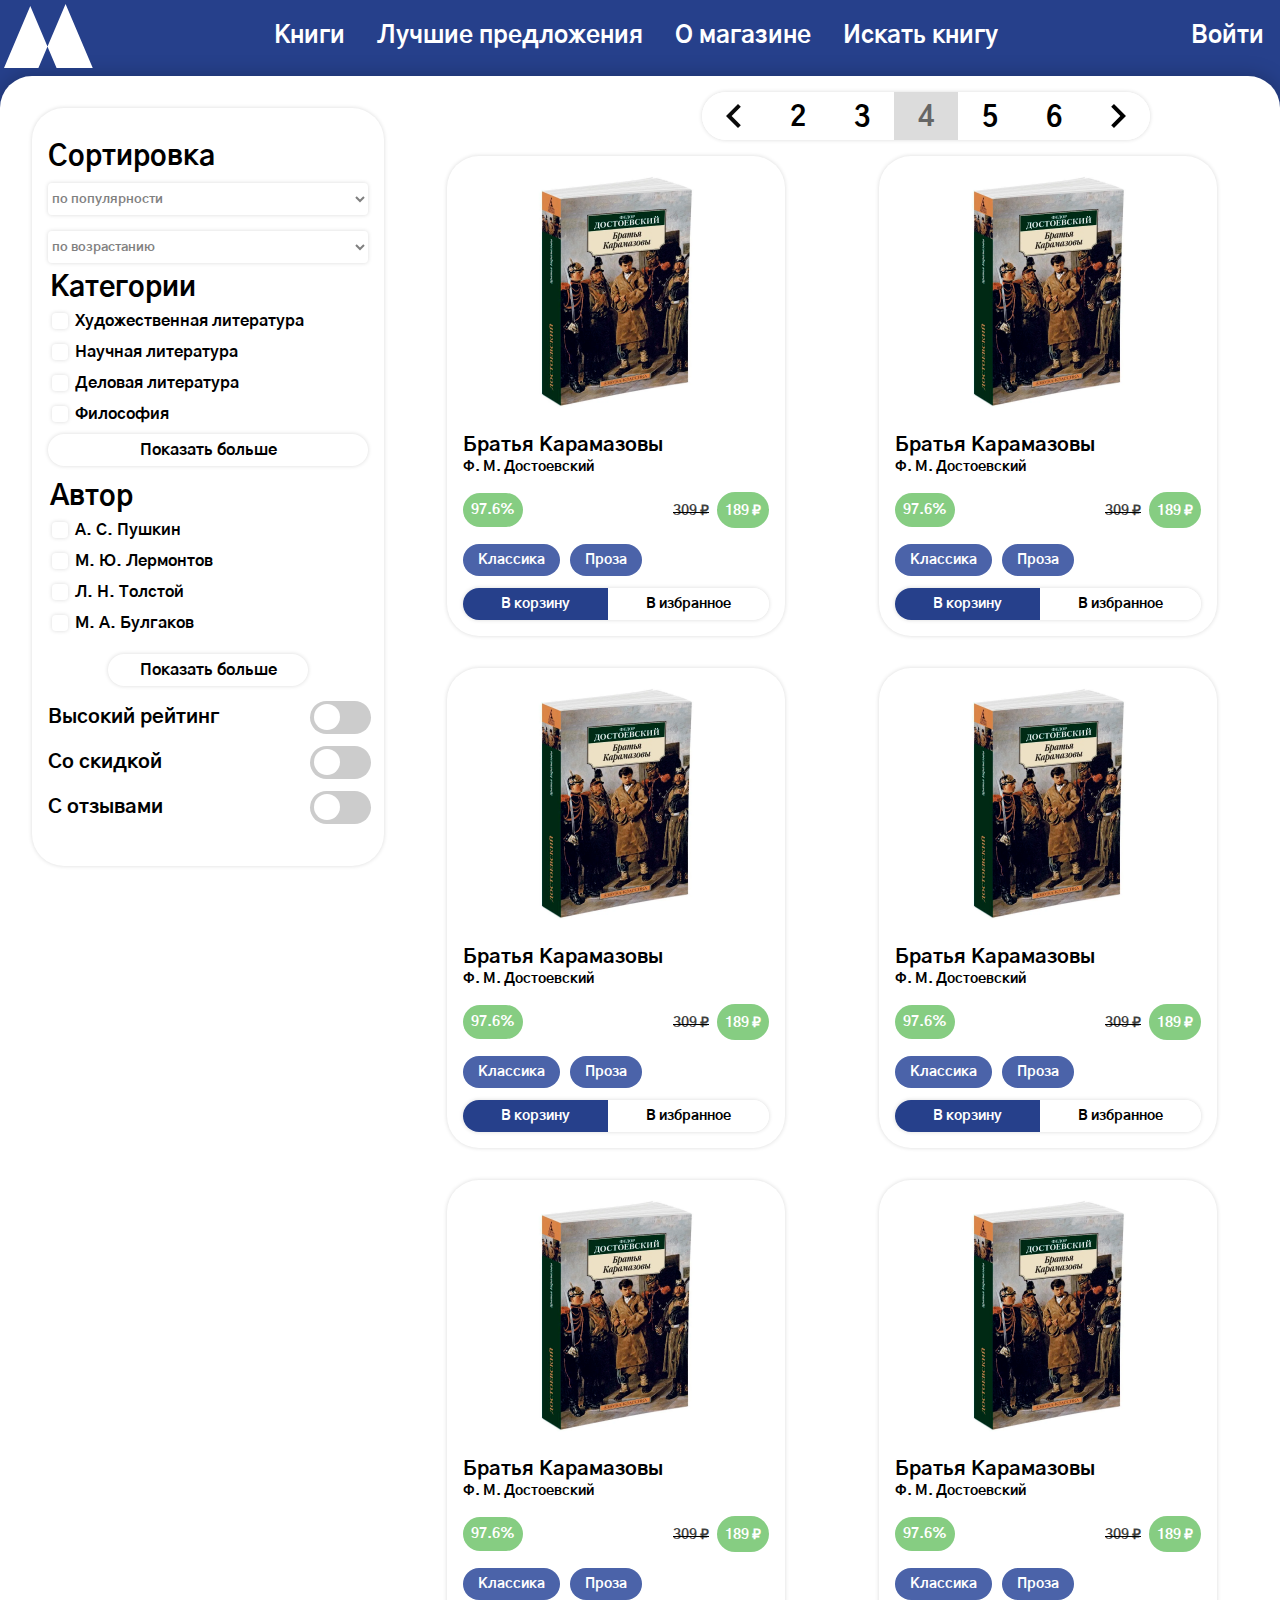
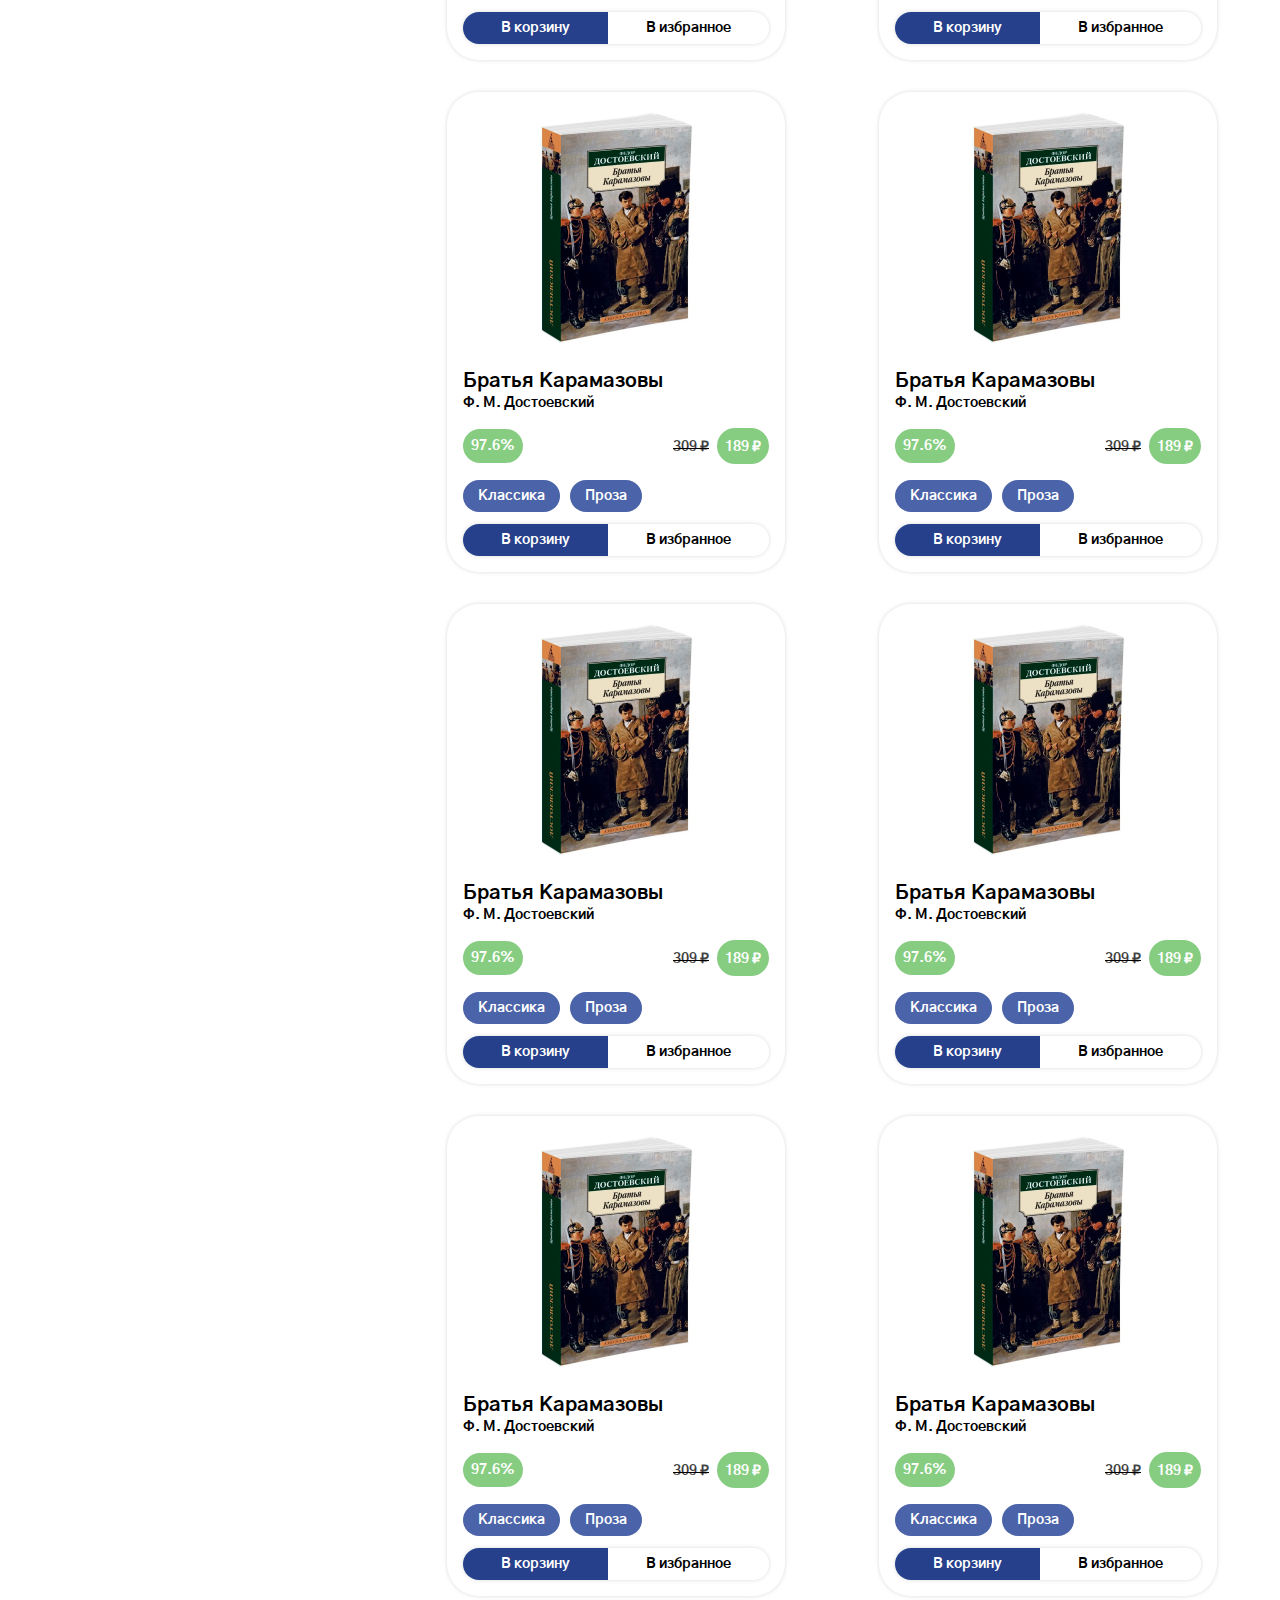
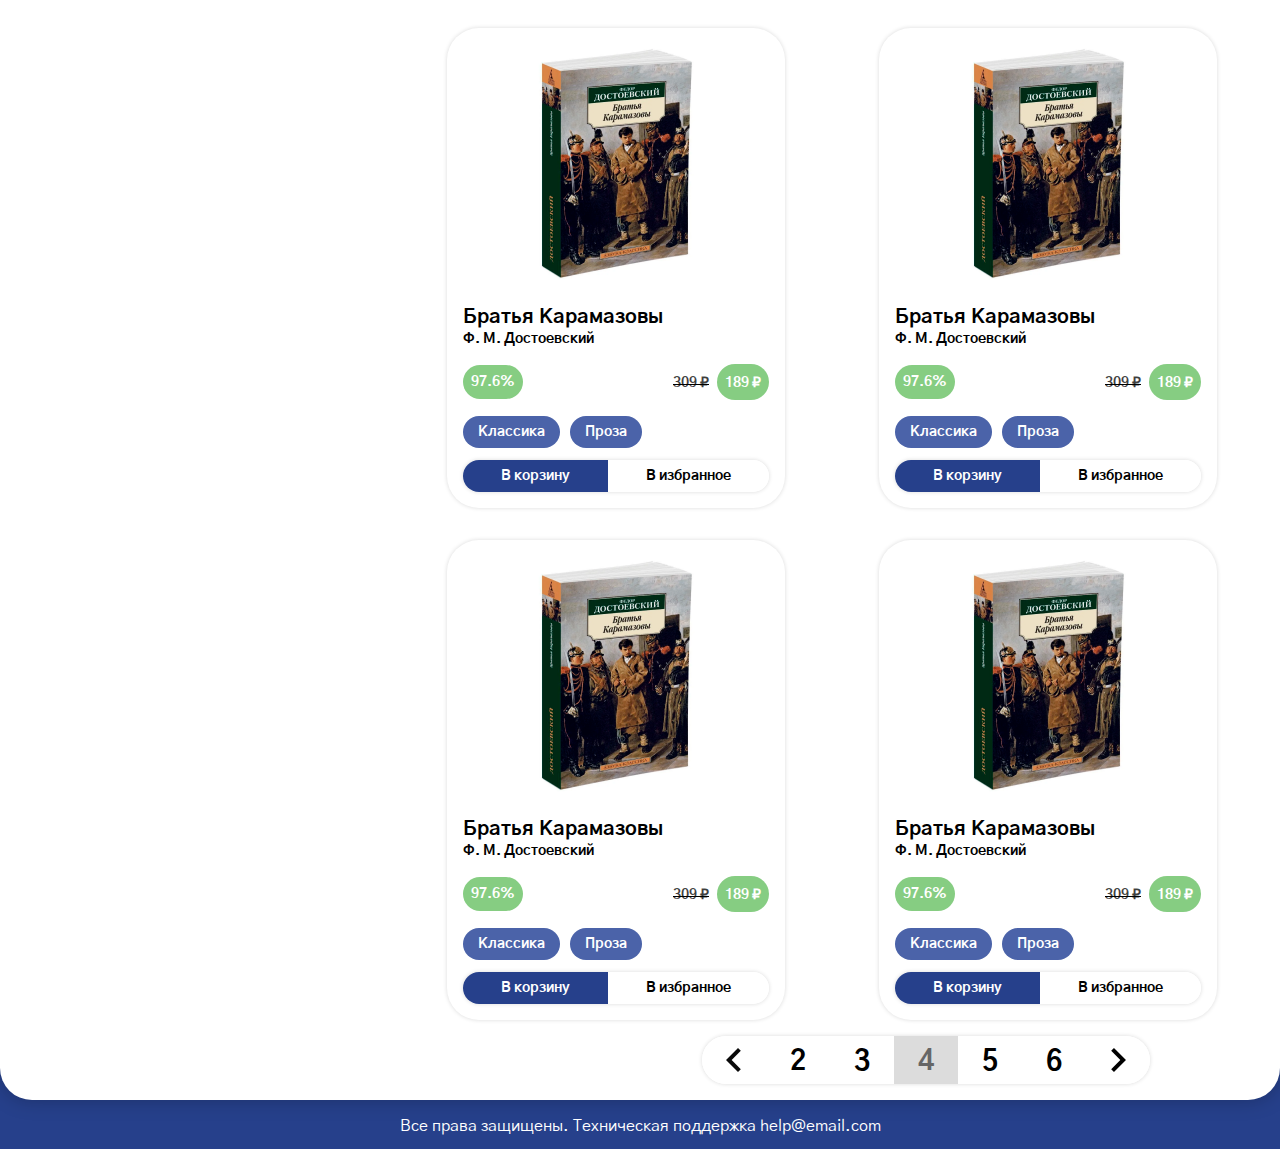
<file: index.html>
<!DOCTYPE html>
<html lang="ru">

<head>
    <meta charset="UTF-8"/>
    <link rel="icon" type="image/x-icon" href="./img/favicon.ico"/>
    <link rel="stylesheet" href="./css/styles.css"/>
    <script src="./scripts.js"></script>
    <title>Главная страница</title>
</head>

<body class="background-color" style="overflow-x: hidden;">
    <div class="preview hidden">
        <div class="preview-author">
            <img class="author-logo" src="./img/dostoevski.jpg" alt="">
            <span class="author-name">Федор Михайлович Достоевский</span>
            <span>1821-1881</span>
            <div class="tags">
                <div class="item-tag">
                    <span>Классика</span>
                </div>
                <div class="item-tag">
                    <span>Проза</span>
                </div>
            </div>
        </div>
    </div>
    <header>
        <img class="ic-size-64" src="./img/logo.svg"></i>    
        <div class="navigation-buttons" id="navigation-buttons-0">
            <div class="header-button">
                <a href="./index.html">
                    <span>
                        Книги
                    </span>
                </a>
            </div>
            <div class="header-button">
                <a href="./index.html">
                    <span>
                        Лучшие предложения
                    </span>
                </a>
            </div>
            <div class="header-button">
                <a href="./about.html">
                    <span>
                        О магазине
                    </span>
                </a>
            </div>
            <div class="header-button" id="find-button" onclick="openFind()">
                <span>
                    Искать книгу
                </span>
            </div>
        </div>
        <div class="find-row hidden white-color" id="find-row">
            <textarea rows=1 placeholder="Искать книгу"></textarea>
            <img class="icon icon-active" src="./img/icons/magnify.svg"></img>
            <img class="icon icon-active" src="./img/icons/close-thick.svg" onclick="openFind()"></img>
        </div>
        <div class="navigation-buttons header-reverse" id="navigation-buttons-1">
            <div class="header-button">
                <a href="./login.html">
                    <span>
                        Войти
                    </span>
                </a>
            </div>
        </div>
    </header>

    <div class="page-content white-color">
        <div class="div-sort-filter content-shadow">
            <div class="sort">
                <span class="text-size-28">
                    Сортировка
                </span>
                <div class="orders">
                    <select name="order-type" class="content-shadow">
                        <option value="1">по популярности</option>
                        <option value="2">по цене</option>
                        <option value="3">по новизне</option>
                        <option value="4">по количеству страниц</option>
                        <option value="5">по алфавиту</option>
                    </select>
                    <select name="order-by" class="content-shadow">
                        <option value="1">по возрастанию</option>
                        <option value="2">по убыванию</option>
                    </select>
                </div>
            </div>
            <div name="categories" class="categories">
                <span class="text-size-28">
                    Категории
                </span>
                <div id="cat-0">
                    <input type="checkbox" class="content-shadow">
                    <span class="tooltip-target valign-super">
                        Художественная литература
                        <div class="tooltip">Данная категория включает литературу от известных писателей, ставших классиками</div>
                    </span>
                </div>
                <div id="cat-1">
                    <input type="checkbox" class="content-shadow">
                    <span class="tooltip-target valign-super">
                        Научная литература
                        <div class="tooltip">Научная литература включает работы в разных сферах науки</div>
                    </span>
                </div>
                <div id="cat-2">
                    <input type="checkbox" class="content-shadow">
                    <span class="tooltip-target valign-super">
                        Деловая литература
                        <div class="tooltip">Литература, изучающая деловые отношения</div>
                    </span>
                </div>
                <div id="cat-3">
                    <input type="checkbox" class="content-shadow">
                    <span class="tooltip-target valign-super">
                        Философия
                        <div class="tooltip">Литературные издания, сочинения, диалоги и работы ученых-философов</div>
                    </span>
                </div>
                <div name="show-more" class="content-shadow  white-button">
                    <span>
                        Показать больше
                    </span>
                </div>
            </div>
            <div name="authors" class="authors">
                <span class="text-size-28">
                    Автор
                </span>
                <div id="aut-0">
                    <input type="checkbox" class="content-shadow">
                    <span class="valign-super">
                        А. С. Пушкин
                    </span>
                </div>
                <div id="aut-1">
                    <input type="checkbox" class="content-shadow">
                    <span class="valign-super">
                        М. Ю. Лермонтов
                    </span>
                </div>
                <div id="aut-2">
                    <input type="checkbox" class="content-shadow">
                    <span class="valign-super">
                        Л. Н. Толстой
                    </span>
                </div>
                <div id="aut-3">
                    <input type="checkbox" class="content-shadow">
                    <span class="valign-super">
                        М. А. Булгаков
                    </span>
                </div>
                <div name="show-more" class="content-shadow button-filter white-button">
                    <span>
                        Показать больше
                    </span>
                </div>
            </div>
            <div class="categories">
                <div class="switch-group">
                    <span class="text-size-20">Высокий рейтинг</span>
                    <label class="switch">
                        <input type="checkbox">
                        <span class="slider round"></span>
                    </label>
                </div>
                <div class="switch-group">
                    <span class="text-size-20">Со скидкой</span>
                    <label class="switch">
                        <input type="checkbox">
                        <span class="slider round"></span>
                    </label>
                </div>
                <div class="switch-group">
                    <span class="text-size-20">С отзывами</span>
                    <label class="switch">
                        <input type="checkbox">
                        <span class="slider round"></span>
                    </label>
                </div>
            </div>
        </div>
        <div class="items">
            <div class="page-list white-color content-shadow">
                <div name="prev-page" class="white-button left-border-radius-medium-gt">
                    <img src="./img/icons/chevron-left.svg">
                </div>
                <div class="white-button no-border-radius">
                    <span>
                        2
                    </span>
                </div>
                <div class="white-button no-border-radius">
                    <span>
                        3
                    </span>
                </div>
                <div class="current-page">
                    <span>
                        4
                    </span>
                </div>
                <div class="white-button no-border-radius">
                    <span>
                        5
                    </span>
                </div>
                <div class="white-button no-border-radius">
                    <span>
                        6
                    </span>
                </div>
                <div name="next-page" class="white-button right-border-radius-medium-gt">
                    <img src="./img/icons/chevron-right.svg">
                </div>
            </div>
            <div id="card-0" class="white-color item-card content-shadow">
                <a href="./book.html">
                    <img src="./img/book.png">
                </a>
                <span class="text-size-20">
                    <a class="a-disable-highlight" href="./book.html">
                        Братья Карамазовы
                    </a>
                </span>
                <span class="hover-preview cursor-default width-fit">
                    Ф. М. Достоевский
                </span>
                <div class="rating-and-price">
                    <div class="rating-div">
                        <div name="rating" class="rating green-color">
                            <span class="cursor-default">
                                97.6%
                            </span>
                        </div>
                    </div>
                    <div class="price-div">
                        <div name="price" class="price green-color">
                            <span class="cursor-default">
                                189 ₽
                            </span>
                        </div>
                        <div name="old-price" class="price-crossed">
                            <span class="cursor-default">
                                309 ₽
                            </span>
                        </div>
                    </div>
                </div>
                <div class="tags">
                    <div class="item-tag">
                        <span class="cursor-default">
                            Классика
                        </span>
                    </div>
                    <div class="item-tag">
                        <span class="cursor-default">
                            Проза
                        </span>
                    </div>
                </div>
                <div class="content-shadow white-color item-buttons">
                    <div name="to-cart" class="blue-button left-border-radius-medium">
                        <span>
                            В корзину
                        </span>
                    </div>
                    <div name="to-favorite" class="white-button right-border-radius-medium">
                        <span>
                            В избранное
                        </span>
                    </div>
                </div> 
            </div>
            <div id="card-1" class="white-color item-card content-shadow">
                <a href="./book.html">
                    <img src="./img/book.png">
                </a>
                <span class="text-size-20">
                    <a class="a-disable-highlight" href="./book.html">
                        Братья Карамазовы
                    </a>
                </span>
                <span class="hover-preview cursor-default width-fit">
                    Ф. М. Достоевский
                </span>
                <div class="rating-and-price">
                    <div class="rating-div">
                        <div name="rating" class="rating green-color">
                            <span class="cursor-default">
                                97.6%
                            </span>
                        </div>
                    </div>
                    <div class="price-div">
                        <div name="price" class="price green-color">
                            <span class="cursor-default">
                                189 ₽
                            </span>
                        </div>
                        <div name="old-price" class="price-crossed">
                            <span class="cursor-default">
                                309 ₽
                            </span>
                        </div>
                    </div>
                </div>
                <div class="tags">
                    <div class="item-tag">
                        <span class="cursor-default">
                            Классика
                        </span>
                    </div>
                    <div class="item-tag">
                        <span class="cursor-default">
                            Проза
                        </span>
                    </div>
                </div>
                <div class="content-shadow white-color item-buttons">
                    <div name="to-cart" class="blue-button left-border-radius-medium">
                        <span>
                            В корзину
                        </span>
                    </div>
                    <div name="to-favorite" class="white-button right-border-radius-medium">
                        <span>
                            В избранное
                        </span>
                    </div>
                </div> 
            </div>
            <div id="card-2" class="white-color item-card content-shadow">
                <a href="./book.html">
                    <img src="./img/book.png">
                </a>
                <span class="text-size-20">
                    <a class="a-disable-highlight" href="./book.html">
                        Братья Карамазовы
                    </a>
                </span>
                <span class="hover-preview cursor-default width-fit">
                    Ф. М. Достоевский
                </span>
                <div class="rating-and-price">
                    <div class="rating-div">
                        <div name="rating" class="rating green-color">
                            <span>
                                97.6%
                            </span>
                        </div>
                    </div>
                    <div class="price-div">
                        <div name="price" class="price green-color">
                            <span>
                                189 ₽
                            </span>
                        </div>
                        <div name="old-price" class="price-crossed">
                            <span>
                                309 ₽
                            </span>
                        </div>
                    </div>
                </div>
                <div class="tags">
                    <div class="item-tag">
                        <span>Классика</span>
                    </div>
                    <div class="item-tag">
                        <span>Проза</span>
                    </div>
                </div>
                <div class="content-shadow white-color item-buttons">
                    <div name="to-cart" class="blue-button left-border-radius-medium">
                        <span>
                            В корзину
                        </span>
                    </div>
                    <div name="to-favorite" class="white-button right-border-radius-medium">
                        <span>
                            В избранное
                        </span>
                    </div>
                </div> 
            </div>
            <div id="card-3" class="white-color item-card content-shadow">
                <a href="./book.html">
                    <img src="./img/book.png">
                </a>
                <span class="text-size-20">
                    <a class="a-disable-highlight" href="./book.html">
                        Братья Карамазовы
                    </a>
                </span>
                <span class="hover-preview cursor-default width-fit">
                    Ф. М. Достоевский
                </span>
                <div class="rating-and-price">
                    <div class="rating-div">
                        <div name="rating" class="rating green-color">
                            <span class="cursor-default">
                                97.6%
                            </span>
                        </div>
                    </div>
                    <div class="price-div">
                        <div name="price" class="price green-color">
                            <span class="cursor-default">
                                189 ₽
                            </span>
                        </div>
                        <div name="old-price" class="price-crossed">
                            <span class="cursor-default">
                                309 ₽
                            </span>
                        </div>
                    </div>
                </div>
                <div class="tags">
                    <div class="item-tag">
                        <span class="cursor-default">
                            Классика
                        </span>
                    </div>
                    <div class="item-tag">
                        <span class="cursor-default">
                            Проза
                        </span>
                    </div>
                </div>
                <div class="content-shadow white-color item-buttons">
                    <div name="to-cart" class="blue-button left-border-radius-medium">
                        <span>
                            В корзину
                        </span>
                    </div>
                    <div name="to-favorite" class="white-button right-border-radius-medium">
                        <span>
                            В избранное
                        </span>
                    </div>
                </div> 
            </div>
            <div id="card-4" class="white-color item-card content-shadow">
                <a href="./book.html">
                    <img src="./img/book.png">
                </a>
                <span class="text-size-20">
                    <a class="a-disable-highlight" href="./book.html">
                        Братья Карамазовы
                    </a>
                </span>
                <span class="hover-preview cursor-default width-fit">
                    Ф. М. Достоевский
                </span>
                <div class="rating-and-price">
                    <div class="rating-div">
                        <div name="rating" class="rating green-color">
                            <span class="cursor-default">
                                97.6%
                            </span>
                        </div>
                    </div>
                    <div class="price-div">
                        <div name="price" class="price green-color">
                            <span class="cursor-default">
                                189 ₽
                            </span>
                        </div>
                        <div name="old-price" class="price-crossed">
                            <span class="cursor-default">
                                309 ₽
                            </span>
                        </div>
                    </div>
                </div>
                <div class="tags">
                    <div class="item-tag">
                        <span class="cursor-default">
                            Классика
                        </span>
                    </div>
                    <div class="item-tag">
                        <span class="cursor-default">
                            Проза
                        </span>
                    </div>
                </div>
                <div class="content-shadow white-color item-buttons">
                    <div name="to-cart" class="blue-button left-border-radius-medium">
                        <span>
                            В корзину
                        </span>
                    </div>
                    <div name="to-favorite" class="white-button right-border-radius-medium">
                        <span>
                            В избранное
                        </span>
                    </div>
                </div> 
            </div>
            <div id="card-5" class="white-color item-card content-shadow">
                <a href="./book.html">
                    <img src="./img/book.png">
                </a>
                <span class="text-size-20">
                    <a class="a-disable-highlight" href="./book.html">
                        Братья Карамазовы
                    </a>
                </span>
                <span class="hover-preview cursor-default width-fit">
                    Ф. М. Достоевский
                </span>
                <div class="rating-and-price">
                    <div class="rating-div">
                        <div name="rating" class="rating green-color">
                            <span class="cursor-default">
                                97.6%
                            </span>
                        </div>
                    </div>
                    <div class="price-div">
                        <div name="price" class="price green-color">
                            <span class="cursor-default">
                                189 ₽
                            </span>
                        </div>
                        <div name="old-price" class="price-crossed">
                            <span class="cursor-default">
                                309 ₽
                            </span>
                        </div>
                    </div>
                </div>
                <div class="tags">
                    <div class="item-tag">
                        <span class="cursor-default">
                            Классика
                        </span>
                    </div>
                    <div class="item-tag">
                        <span class="cursor-default">
                            Проза
                        </span>
                    </div>
                </div>
                <div class="content-shadow white-color item-buttons">
                    <div name="to-cart" class="blue-button left-border-radius-medium">
                        <span>
                            В корзину
                        </span>
                    </div>
                    <div name="to-favorite" class="white-button right-border-radius-medium">
                        <span>
                            В избранное
                        </span>
                    </div>
                </div> 
            </div>
            <div id="card-6" class="white-color item-card content-shadow">
                <a href="./book.html">
                    <img src="./img/book.png">
                </a>
                <span class="text-size-20">
                    <a class="a-disable-highlight" href="./book.html">
                        Братья Карамазовы
                    </a>
                </span>
                <span class="hover-preview cursor-default width-fit">
                    Ф. М. Достоевский
                </span>
                <div class="rating-and-price">
                    <div class="rating-div">
                        <div name="rating" class="rating green-color">
                            <span class="cursor-default">
                                97.6%
                            </span>
                        </div>
                    </div>
                    <div class="price-div">
                        <div name="price" class="price green-color">
                            <span class="cursor-default">
                                189 ₽
                            </span>
                        </div>
                        <div name="old-price" class="price-crossed">
                            <span class="cursor-default">
                                309 ₽
                            </span>
                        </div>
                    </div>
                </div>
                <div class="tags">
                    <div class="item-tag">
                        <span class="cursor-default">
                            Классика
                        </span>
                    </div>
                    <div class="item-tag">
                        <span class="cursor-default">
                            Проза
                        </span>
                    </div>
                </div>
                <div class="content-shadow white-color item-buttons">
                    <div name="to-cart" class="blue-button left-border-radius-medium">
                        <span>
                            В корзину
                        </span>
                    </div>
                    <div name="to-favorite" class="white-button right-border-radius-medium">
                        <span>
                            В избранное
                        </span>
                    </div>
                </div> 
            </div>
            <div id="card-7" class="white-color item-card content-shadow">
                <a href="./book.html">
                    <img src="./img/book.png">
                </a>
                <span class="text-size-20">
                    <a class="a-disable-highlight" href="./book.html">
                        Братья Карамазовы
                    </a>
                </span>
                <span class="hover-preview cursor-default width-fit">
                    Ф. М. Достоевский
                </span>
                <div class="rating-and-price">
                    <div class="rating-div">
                        <div name="rating" class="rating green-color">
                            <span class="cursor-default">
                                97.6%
                            </span>
                        </div>
                    </div>
                    <div class="price-div">
                        <div name="price" class="price green-color">
                            <span class="cursor-default">
                                189 ₽
                            </span>
                        </div>
                        <div name="old-price" class="price-crossed">
                            <span class="cursor-default">
                                309 ₽
                            </span>
                        </div>
                    </div>
                </div>
                <div class="tags">
                    <div class="item-tag">
                        <span class="cursor-default">
                            Классика
                        </span>
                    </div>
                    <div class="item-tag">
                        <span class="cursor-default">
                            Проза
                        </span>
                    </div>
                </div>
                <div class="content-shadow white-color item-buttons">
                    <div name="to-cart" class="blue-button left-border-radius-medium">
                        <span>
                            В корзину
                        </span>
                    </div>
                    <div name="to-favorite" class="white-button right-border-radius-medium">
                        <span>
                            В избранное
                        </span>
                    </div>
                </div> 
            </div>
            <div id="card-8" class="white-color item-card content-shadow">
                <a href="./book.html">
                    <img src="./img/book.png">
                </a>
                <span class="text-size-20">
                    <a class="a-disable-highlight" href="./book.html">
                        Братья Карамазовы
                    </a>
                </span>
                <span class="hover-preview cursor-default width-fit">
                    Ф. М. Достоевский
                </span>
                <div class="rating-and-price">
                    <div class="rating-div">
                        <div name="rating" class="rating green-color">
                            <span class="cursor-default">
                                97.6%
                            </span>
                        </div>
                    </div>
                    <div class="price-div">
                        <div name="price" class="price green-color">
                            <span class="cursor-default">
                                189 ₽
                            </span>
                        </div>
                        <div name="old-price" class="price-crossed">
                            <span class="cursor-default">
                                309 ₽
                            </span>
                        </div>
                    </div>
                </div>
                <div class="tags">
                    <div class="item-tag">
                        <span class="cursor-default">
                            Классика
                        </span>
                    </div>
                    <div class="item-tag">
                        <span class="cursor-default">
                            Проза
                        </span>
                    </div>
                </div>
                <div class="content-shadow white-color item-buttons">
                    <div name="to-cart" class="blue-button left-border-radius-medium">
                        <span>
                            В корзину
                        </span>
                    </div>
                    <div name="to-favorite" class="white-button right-border-radius-medium">
                        <span>
                            В избранное
                        </span>
                    </div>
                </div> 
            </div>
            <div id="card-9" class="white-color item-card content-shadow">
                <a href="./book.html">
                    <img src="./img/book.png">
                </a>
                <span class="text-size-20">
                    <a class="a-disable-highlight" href="./book.html">
                        Братья Карамазовы
                    </a>
                </span>
                <span class="hover-preview cursor-default width-fit">
                    Ф. М. Достоевский
                </span>
                <div class="rating-and-price">
                    <div class="rating-div">
                        <div name="rating" class="rating green-color">
                            <span class="cursor-default">
                                97.6%
                            </span>
                        </div>
                    </div>
                    <div class="price-div">
                        <div name="price" class="price green-color">
                            <span class="cursor-default">
                                189 ₽
                            </span>
                        </div>
                        <div name="old-price" class="price-crossed">
                            <span class="cursor-default">
                                309 ₽
                            </span>
                        </div>
                    </div>
                </div>
                <div class="tags">
                    <div class="item-tag">
                        <span class="cursor-default">
                            Классика
                        </span>
                    </div>
                    <div class="item-tag">
                        <span class="cursor-default">
                            Проза
                        </span>
                    </div>
                </div>
                <div class="content-shadow white-color item-buttons">
                    <div name="to-cart" class="blue-button left-border-radius-medium">
                        <span>
                            В корзину
                        </span>
                    </div>
                    <div name="to-favorite" class="white-button right-border-radius-medium">
                        <span>
                            В избранное
                        </span>
                    </div>
                </div> 
            </div>
            <div id="card-10" class="white-color item-card content-shadow">
                <a href="./book.html">
                    <img src="./img/book.png">
                </a>
                <span class="text-size-20">
                    <a class="a-disable-highlight" href="./book.html">
                        Братья Карамазовы
                    </a>
                </span>
                <span >
                    Ф. М. Достоевский
                </span>
                <div class="rating-and-price">
                    <div class="rating-div">
                        <div name="rating" class="rating green-color">
                            <span class="cursor-default">
                                97.6%
                            </span>
                        </div>
                    </div>
                    <div class="price-div">
                        <div name="price" class="price green-color">
                            <span class="cursor-default">
                                189 ₽
                            </span>
                        </div>
                        <div name="old-price" class="price-crossed">
                            <span class="cursor-default">
                                309 ₽
                            </span>
                        </div>
                    </div>
                </div>
                <div class="tags">
                    <div class="item-tag">
                        <span class="cursor-default">
                            Классика
                        </span>
                    </div>
                    <div class="item-tag">
                        <span class="cursor-default">
                            Проза
                        </span>
                    </div>
                </div>
                <div class="content-shadow white-color item-buttons">
                    <div name="to-cart" class="blue-button left-border-radius-medium">
                        <span>
                            В корзину
                        </span>
                    </div>
                    <div name="to-favorite" class="white-button right-border-radius-medium">
                        <span>
                            В избранное
                        </span>
                    </div>
                </div> 
            </div>
            <div id="card-11" class="white-color item-card content-shadow">
                <a href="./book.html">
                    <img src="./img/book.png">
                </a>
                <span class="text-size-20">
                    <a class="a-disable-highlight" href="./book.html">
                        Братья Карамазовы
                    </a>
                </span>
                <span class="hover-preview cursor-default width-fit">
                    Ф. М. Достоевский
                </span>
                <div class="rating-and-price">
                    <div class="rating-div">
                        <div name="rating" class="rating green-color">
                            <span class="cursor-default">
                                97.6%
                            </span>
                        </div>
                    </div>
                    <div class="price-div">
                        <div name="price" class="price green-color">
                            <span class="cursor-default">
                                189 ₽
                            </span>
                        </div>
                        <div name="old-price" class="price-crossed">
                            <span class="cursor-default">
                                309 ₽
                            </span>
                        </div>
                    </div>
                </div>
                <div class="tags">
                    <div class="item-tag">
                        <span class="cursor-default">
                            Классика
                        </span>
                    </div>
                    <div class="item-tag">
                        <span class="cursor-default">
                            Проза
                        </span>
                    </div>
                </div>
                <div class="content-shadow white-color item-buttons">
                    <div name="to-cart" class="blue-button left-border-radius-medium">
                        <span>
                            В корзину
                        </span>
                    </div>
                    <div name="to-favorite" class="white-button right-border-radius-medium">
                        <span>
                            В избранное
                        </span>
                    </div>
                </div> 
            </div>
            <div id="card-12" class="white-color item-card content-shadow">
                <a href="./book.html">
                    <img src="./img/book.png">
                </a>
                <span class="text-size-20">
                    <a class="a-disable-highlight" href="./book.html">
                        Братья Карамазовы
                    </a>
                </span>
                <span class="hover-preview cursor-default width-fit">
                    Ф. М. Достоевский
                </span>
                <div class="rating-and-price">
                    <div class="rating-div">
                        <div name="rating" class="rating green-color">
                            <span class="cursor-default">
                                97.6%
                            </span>
                        </div>
                    </div>
                    <div class="price-div">
                        <div name="price" class="price green-color">
                            <span class="cursor-default">
                                189 ₽
                            </span>
                        </div>
                        <div name="old-price" class="price-crossed">
                            <span class="cursor-default">
                                309 ₽
                            </span>
                        </div>
                    </div>
                </div>
                <div class="tags">
                    <div class="item-tag">
                        <span class="cursor-default">
                            Классика
                        </span>
                    </div>
                    <div class="item-tag">
                        <span class="cursor-default">
                            Проза
                        </span>
                    </div>
                </div>
                <div class="content-shadow white-color item-buttons">
                    <div name="to-cart" class="blue-button left-border-radius-medium">
                        <span>
                            В корзину
                        </span>
                    </div>
                    <div name="to-favorite" class="white-button right-border-radius-medium">
                        <span>
                            В избранное
                        </span>
                    </div>
                </div> 
            </div>
            <div id="card-13" class="white-color item-card content-shadow">
                <a href="./book.html">
                    <img src="./img/book.png">
                </a>
                <span class="text-size-20">
                    <a class="a-disable-highlight" href="./book.html">
                        Братья Карамазовы
                    </a>
                </span>
                <span class="hover-preview cursor-default width-fit">
                    Ф. М. Достоевский
                </span>
                <div class="rating-and-price">
                    <div class="rating-div">
                        <div name="rating" class="rating green-color">
                            <span class="cursor-default">
                                97.6%
                            </span>
                        </div>
                    </div>
                    <div class="price-div">
                        <div name="price" class="price green-color">
                            <span class="cursor-default">
                                189 ₽
                            </span>
                        </div>
                        <div name="old-price" class="price-crossed">
                            <span class="cursor-default">
                                309 ₽
                            </span>
                        </div>
                    </div>
                </div>
                <div class="tags">
                    <div class="item-tag">
                        <span class="cursor-default">
                            Классика
                        </span>
                    </div>
                    <div class="item-tag">
                        <span class="cursor-default">
                            Проза
                        </span>
                    </div>
                </div>
                <div class="content-shadow white-color item-buttons">
                    <div name="to-cart" class="blue-button left-border-radius-medium">
                        <span>
                            В корзину
                        </span>
                    </div>
                    <div name="to-favorite" class="white-button right-border-radius-medium">
                        <span>
                            В избранное
                        </span>
                    </div>
                </div> 
            </div>
            <div id="card-14" class="white-color item-card content-shadow">
                <a href="./book.html">
                    <img src="./img/book.png">
                </a>
                <span class="text-size-20">
                    <a class="a-disable-highlight" href="./book.html">
                        Братья Карамазовы
                    </a>
                </span>
                <span class="hover-preview cursor-default width-fit">
                    Ф. М. Достоевский
                </span>
                <div class="rating-and-price">
                    <div class="rating-div">
                        <div name="rating" class="rating green-color">
                            <span class="cursor-default">
                                97.6%
                            </span>
                        </div>
                    </div>
                    <div class="price-div">
                        <div name="price" class="price green-color">
                            <span class="cursor-default">
                                189 ₽
                            </span>
                        </div>
                        <div name="old-price" class="price-crossed">
                            <span class="cursor-default">
                                309 ₽
                            </span>
                        </div>
                    </div>
                </div>
                <div class="tags">
                    <div class="item-tag">
                        <span class="cursor-default">
                            Классика
                        </span>
                    </div>
                    <div class="item-tag">
                        <span class="cursor-default">
                            Проза
                        </span>
                    </div>
                </div>
                <div class="content-shadow white-color item-buttons">
                    <div name="to-cart" class="blue-button left-border-radius-medium">
                        <span>
                            В корзину
                        </span>
                    </div>
                    <div name="to-favorite" class="white-button right-border-radius-medium">
                        <span>
                            В избранное
                        </span>
                    </div>
                </div> 
            </div>
            <div id="card-15" class="white-color item-card content-shadow">
                <a href="./book.html">
                    <img src="./img/book.png">
                </a>
                <span class="text-size-20">
                    <a class="a-disable-highlight" href="./book.html">
                        Братья Карамазовы
                    </a>
                </span>
                <span class="hover-preview cursor-default width-fit">
                    Ф. М. Достоевский
                </span>
                <div class="rating-and-price">
                    <div class="rating-div">
                        <div name="rating" class="rating green-color">
                            <span class="cursor-default">
                                97.6%
                            </span>
                        </div>
                    </div>
                    <div class="price-div">
                        <div name="price" class="price green-color">
                            <span class="cursor-default">
                                189 ₽
                            </span>
                        </div>
                        <div name="old-price" class="price-crossed">
                            <span class="cursor-default">
                                309 ₽
                            </span>
                        </div>
                    </div>
                </div>
                <div class="tags">
                    <div class="item-tag">
                        <span class="cursor-default">
                            Классика
                        </span>
                    </div>
                    <div class="item-tag">
                        <span class="cursor-default">
                            Проза
                        </span>
                    </div>
                </div>
                <div class="content-shadow white-color item-buttons">
                    <div name="to-cart" class="blue-button left-border-radius-medium">
                        <span>
                            В корзину
                        </span>
                    </div>
                    <div name="to-favorite" class="white-button right-border-radius-medium">
                        <span>
                            В избранное
                        </span>
                    </div>
                </div> 
            </div>
            <div class="page-list white-color content-shadow">
                <div name="prev-page" class="white-button left-border-radius-medium-gt">
                    <img src="./img/icons/chevron-left.svg">
                </div>
                <div class="white-button no-border-radius">
                    <span>
                        2
                    </span>
                </div>
                <div class="white-button no-border-radius">
                    <span>
                        3
                    </span>
                </div>
                <div class="current-page">
                    <span>
                        4
                    </span>
                </div>
                <div class="white-button no-border-radius">
                    <span>
                        5
                    </span>
                </div>
                <div class="white-button no-border-radius">
                    <span>
                        6
                    </span>
                </div>
                <div name="next-page" class="white-button right-border-radius-medium-gt">
                    <img src="./img/icons/chevron-right.svg">
                </div>
            </div>
        </div>
    </div>
    <footer id="footer">
        <div class="scroll-button">
            <i class="up"></i>
        </div>
        <span>Все права защищены. Техническая поддержка help@email.com</span>
    </footer>
    <script>
        preview()
    </script>
</body>

</html>
</file>
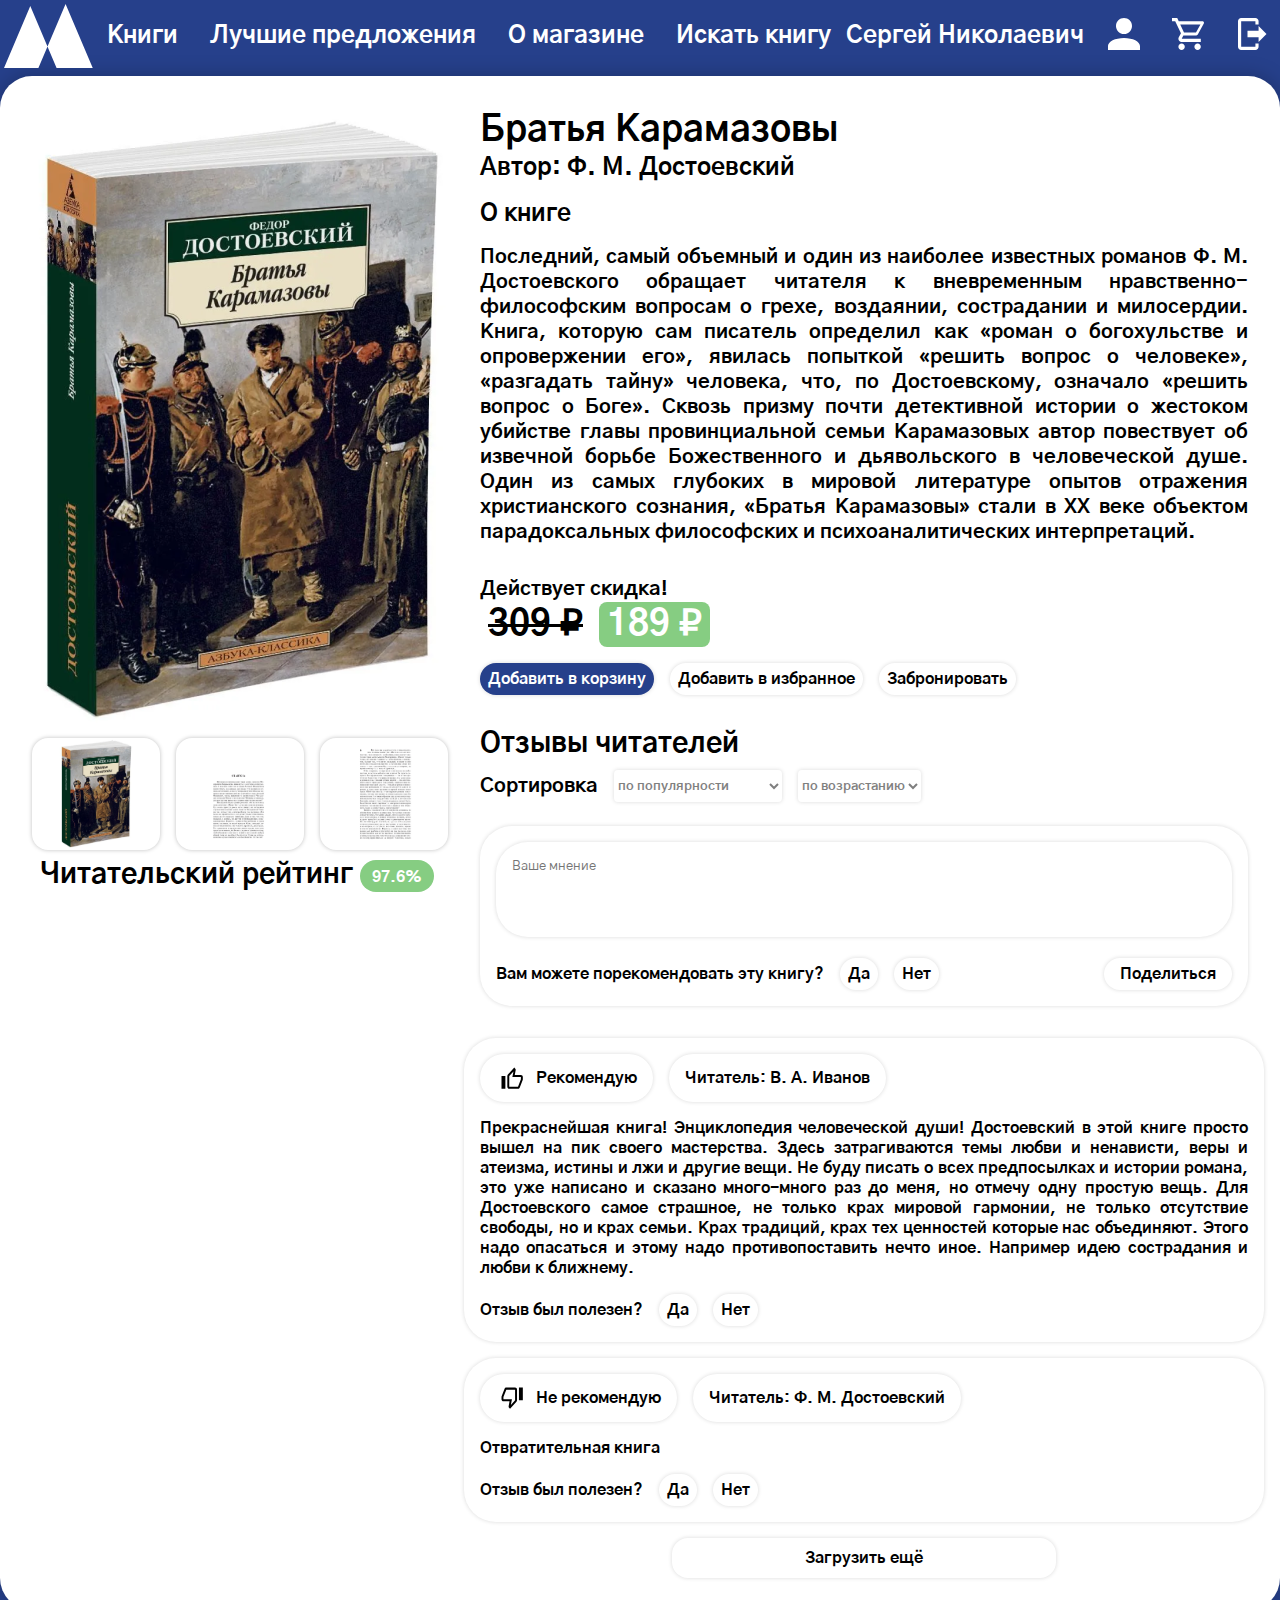
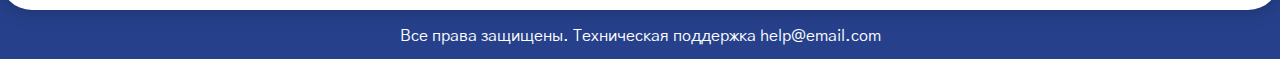
<file: book-log.html>
<!DOCTYPE html>
<html lang="ru">

<head>
    <meta charset="UTF-8"/>
    <link rel="icon" type="image/x-icon" href="./img/favicon.ico"/>
    <link rel="stylesheet" href="./css/styles.css"/>
    <script src="./scripts.js"></script>
    <title>Книга "Братья Карамазовы"</title>
</head>

<body class="background-color">
    <header>
        <img class="ic-size-64" src="./img/logo.svg"/>    
        <div class="navigation-buttons" id="navigation-buttons-0">
            <div class="header-button">
                <a href="./index-log.html">
                    <span>
                        Книги
                    </span>
                </a>
            </div>
            <div class="header-button">
                <a href="./index-log.html">
                    <span>
                        Лучшие предложения
                    </span>
                </a>
            </div>
            <div class="header-button">
                <a href="./about-log.html">
                    <span>
                        О магазине
                    </span>
                </a>
            </div>
            <div class="header-button" id="find-button" onclick="openFind()">
                <span>
                    Искать книгу
                </span>
            </div>
        </div>
        <div class="find-row hidden white-color" id="find-row">
            <textarea rows=1 placeholder="Искать книгу"></textarea>
            <img class="icon icon-active" src="./img/icons/magnify.svg"></img>
            <img class="icon icon-active" src="./img/icons/close-thick.svg" onclick="openFind()"></img>
        </div>
        <div class="navigation-buttons header-reverse" id="navigation-buttons-1">
            <a href="./index.html">
                <img class="svg-white ic-size-48" src="./img/icons/logout.svg">
            </a>
            <a href="./cart.html">
                <img class="svg-white ic-size-48" src="./img/icons/cart-outline.svg">
            </a>
            <a href="./user.html">
                <img class="svg-white ic-size-48" src="./img/icons/account.svg">
            </a>
            <span class="header-name">
                Сергей Николаевич
            </span>
        </div>
    </header>

    <div class="page-content white-color">
        <div class="pic-and-rating">
            <img class="image-gallery-main" src="./img/book-large.png">
            <div class="image-gallery">
                <div class="image-gallery__item">
                    <img src="./img/book-large.png" alt="Image-preview-1">
                </div>
                <div class="image-gallery__item">
                    <img src="./img/book-info.png" alt="Image-preview-2">
                </div>
                <div class="image-gallery__item">
                    <img src="./img/book-info-1.png" alt="Image-preview-3">
                </div>
            </div>
            <div class="rating">
                <span class="text-size-28">
                    Читательский рейтинг&nbsp;
                </span>
                <div class="green-color item-rating">
                    <span>
                        97.6%
                    </span>
                </div>
            </div>
        </div>
        <div class="name-description">
            <span class="text-size-36">
                Братья Карамазовы
            </span>
            <span class="text-size-24">
                Автор: Ф. М. Достоевский
            </span>
            <span class="text-size-24 book-about">
                О книге
            </span>
            <span class="text-size-20">
                Последний, самый объемный и один из наиболее известных романов Ф. М. Достоевского обращает читателя к вневременным нравственно-философским вопросам о грехе, воздаянии, сострадании и милосердии. Книга, которую сам писатель определил как «роман о богохульстве и опровержении его», явилась попыткой «решить вопрос о человеке», «разгадать тайну» человека, что, по Достоевскому, означало «решить вопрос о Боге». Сквозь призму почти детективной истории о жестоком убийстве главы провинциальной семьи Карамазовых автор повествует об извечной борьбе Божественного и дьявольского в человеческой душе. Один из самых глубоких в мировой литературе опытов отражения христианского сознания, «Братья Карамазовы» стали в XX веке объектом парадоксальных философских и психоаналитических интерпретаций.
            </span>
            <div class="book-price-div">
                <span class="text-size-20">
                    Действует скидка!
                </span>
                <div class="book-price">
                    <span class="price-crossed text-size-36">
                        309 ₽
                    </span>
                    <div class="green-color book-current-price">
                        <span class="text-size-36">
                            189 ₽
                        </span>
                    </div>
                </div>
            </div>
            <div class="book-buttons">
                <div class="blue-button content-shadow">
                    <span>
                        Добавить в корзину
                    </span>
                </div>
                <div class="white-button content-shadow">
                    <span>
                        Добавить в избранное
                    </span>
                </div>
                <div class="white-button content-shadow">
                    <span>
                        Забронировать
                    </span> 
                </div>
            </div>
            <div class="comments">
                <span class="text-size-28">
                    Отзывы читателей
                </span>
                <div class="book-sort">
                    <div>
                        <span class="text-size-20">
                            Сортировка
                        </span>
                    </div>
                    <div>
                        <select name="order-type" class="content-shadow">
                            <option value="1">по популярности</option>
                            <option value="2">по цене</option>
                            <option value="3">по новизне</option>
                            <option value="4">по количеству страниц</option>
                            <option value="5">по алфавиту</option>
                        </select>
                    </div>
                    <div>
                        <select name="order-by" class="content-shadow">
                            <option value="1">по возрастанию</option>
                            <option value="2">по убыванию</option>
                        </select>
                    </div>
                </div>
                <div class="comment-new content-shadow white-color">
                    <textarea class="content-shadow" placeholder="Ваше мнение"></textarea>
                    <div class="comment-new-footer">
                        <div class="user-rate">
                            <span>Вам можете порекомендовать эту книгу?</span>
                            <div class="white-button content-shadow">
                                <span>
                                    Да
                                </span>
                            </div>
                            <div class="white-button content-shadow">
                                <span>
                                    Нет
                                </span>
                            </div>
                        </div>
                        <div class="white-button content-shadow" id="button-submit-commentary">
                            <span>
                                Поделиться
                            </span>
                        </div>
                    </div>
                </div>
                <div class="comments-list">
                    <div id="comment-0" class="comment white-color content-shadow">
                        <div class="comment-header">
                            <div class="content-shadow white-color">
                                <img src="./img/icons/thumb-up-outline.svg">
                                <span>
                                    Рекомендую
                                </span>
                            </div>
                            <div class="content-shadow white-color">
                                <span>
                                    Читатель: В. А. Иванов
                                </span>
                            </div>
                        </div>
                        <span class="comment-text">
                            Прекраснейшая книга! Энциклопедия человеческой души! Достоевский в этой книге просто вышел на пик своего мастерства. Здесь затрагиваются темы любви и ненависти, веры и атеизма, истины и лжи и другие вещи. Не буду писать о всех предпосылках и истории романа, это уже написано и сказано много-много раз до меня, но отмечу одну простую вещь. Для Достоевского самое страшное, не только крах мировой гармонии, не только отсутствие свободы, но и крах семьи. Крах традиций, крах тех ценностей которые нас объединяют. Этого надо опасаться и этому надо противопоставить нечто иное. Например идею сострадания и любви к ближнему. 
                        </span>
                        <div class="comment-footer">
                            <span>
                                Отзыв был полезен?
                            </span>
                            <div class="white-button content-shadow">
                                <span>
                                    Да
                                </span> 
                            </div>
                            <div class="white-button content-shadow">
                                <span>
                                    Нет
                                </span>
                            </div>
                        </div>
                    </div>
                    <div id="comment-1" class="comment white-color content-shadow">
                        <div class="comment-header">
                            <div class="content-shadow white-color">
                                <img src="./img/icons/thumb-down-outline.svg">
                                <span>
                                    Не рекомендую
                                </span>
                            </div>
                            <div class="content-shadow white-color">
                                <span>
                                    Читатель: Ф. М. Достоевский
                                </span>
                            </div>
                        </div>
                        <span class="comment-text">
                            Отвратительная книга
                        </span>
                        <div class="comment-footer">
                            <span>
                                Отзыв был полезен?
                            </span>
                            <div class="white-button content-shadow">
                                <span>
                                    Да
                                </span> 
                            </div>
                            <div class="white-button content-shadow">
                                <span>
                                    Нет
                                </span>
                            </div>
                        </div>
                    </div>
                    <div class="no-margins white-color white-button content-shadow comments-load-more">
                        <span>
                            Загрузить ещё
                        </span>
                    </div>
                </div>
            </div>
        </div>
    </div>

    <footer id="footer">
        <span>Все права защищены. Техническая поддержка help@email.com</span>
    </footer>
    <script>gallery()</script>
</body>

</html>
</file>
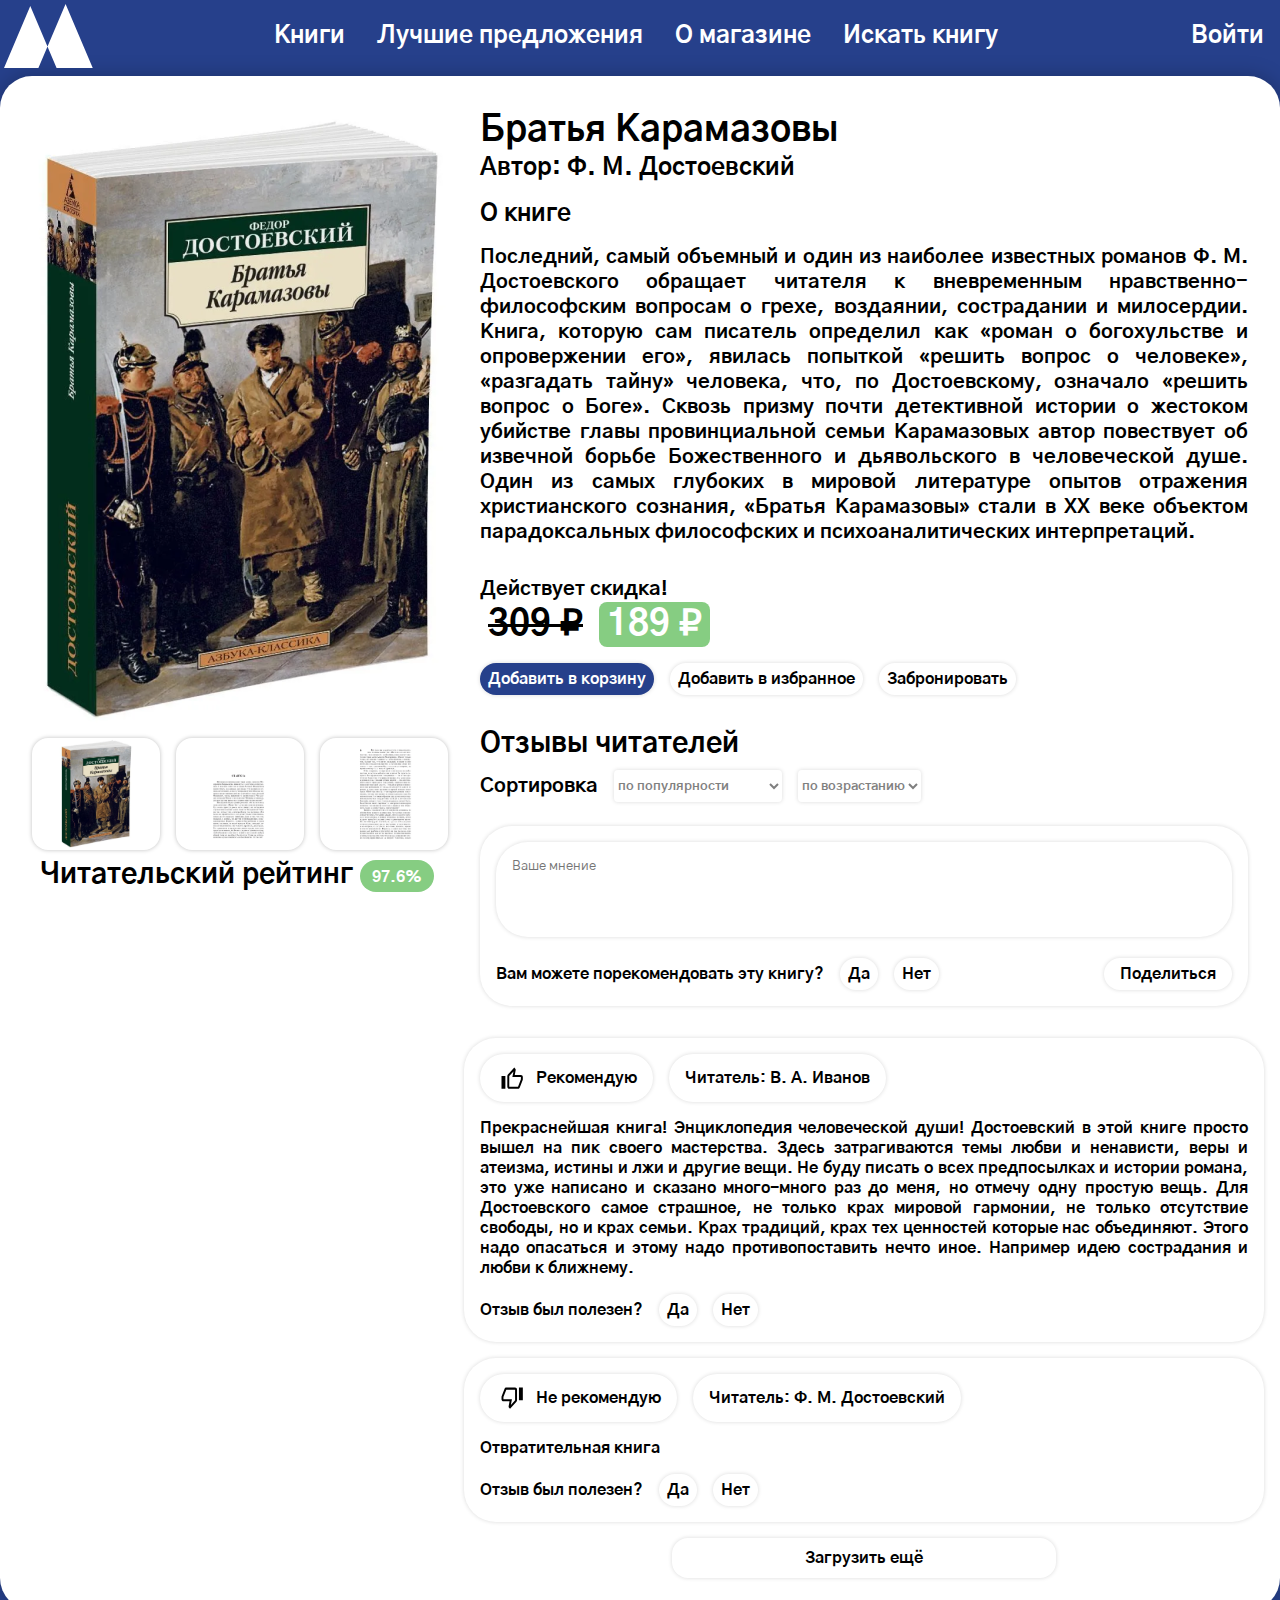
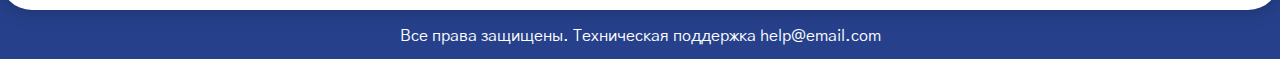
<file: book.html>
<!DOCTYPE html>
<html lang="ru">

<head>
    <meta charset="UTF-8"/>
    <link rel="icon" type="image/x-icon" href="./img/favicon.ico"/>
    <link rel="stylesheet" href="./css/styles.css"/>
    <script src="./scripts.js"></script>
    <title>Книга "Братья Карамазовы"</title>
</head>

<body class="background-color">
    <header>
        <img class="ic-size-64" src="./img/logo.svg"/>    
        <div class="navigation-buttons" id="navigation-buttons-0">
            <div class="header-button">
                <a href="./index.html">
                    <span>
                        Книги
                    </span>
                </a>
            </div>
            <div class="header-button">
                <a href="./index.html">
                    <span>
                        Лучшие предложения
                    </span>
                </a>
            </div>
            <div class="header-button">
                <a href="./about.html">
                    <span>
                        О магазине
                    </span>
                </a>
            </div>
            <div class="header-button" id="find-button" onclick="openFind()">
                <span>
                    Искать книгу
                </span>
            </div>
        </div>
        <div class="find-row hidden white-color" id="find-row">
            <textarea rows=1 placeholder="Искать книгу"></textarea>
            <img class="icon icon-active" src="./img/icons/magnify.svg"></img>
            <img class="icon icon-active" src="./img/icons/close-thick.svg" onclick="openFind()"></img>
        </div>
        <div class="navigation-buttons header-reverse" id="navigation-buttons-1">
            <div class="header-button">
                <a href="./login.html">
                    <span>
                        Войти
                    </span>
                </a>
            </div>
        </div>
    </header>

    <div class="page-content white-color">
        <div class="pic-and-rating">
            <img class="image-gallery-main" src="./img/book-large.png">
            <div class="image-gallery">
                <div class="image-gallery__item">
                    <img src="./img/book-large.png" alt="Image-preview-1">
                </div>
                <div class="image-gallery__item">
                    <img src="./img/book-info.png" alt="Image-preview-2">
                </div>
                <div class="image-gallery__item">
                    <img src="./img/book-info-1.png" alt="Image-preview-3">
                </div>
            </div>
            <div class="rating">
                <span class="text-size-28">
                    Читательский рейтинг&nbsp;
                </span>
                <div class="green-color item-rating">
                    <span>
                        97.6%
                    </span>
                </div>
            </div>
        </div>
        <div class="name-description">
            <span class="text-size-36">
                Братья Карамазовы
            </span>
            <span class="text-size-24">
                Автор: Ф. М. Достоевский
            </span>
            <span class="text-size-24 book-about">
                О книге
            </span>
            <span class="text-size-20">
                Последний, самый объемный и один из наиболее известных романов Ф. М. Достоевского обращает читателя к вневременным нравственно-философским вопросам о грехе, воздаянии, сострадании и милосердии. Книга, которую сам писатель определил как «роман о богохульстве и опровержении его», явилась попыткой «решить вопрос о человеке», «разгадать тайну» человека, что, по Достоевскому, означало «решить вопрос о Боге». Сквозь призму почти детективной истории о жестоком убийстве главы провинциальной семьи Карамазовых автор повествует об извечной борьбе Божественного и дьявольского в человеческой душе. Один из самых глубоких в мировой литературе опытов отражения христианского сознания, «Братья Карамазовы» стали в XX веке объектом парадоксальных философских и психоаналитических интерпретаций.
            </span>
            <div class="book-price-div">
                <span class="text-size-20">
                    Действует скидка!
                </span>
                <div class="book-price">
                    <span class="price-crossed text-size-36">
                        309 ₽
                    </span>
                    <div class="green-color book-current-price">
                        <span class="text-size-36">
                            189 ₽
                        </span>
                    </div>
                </div>
            </div>
            <div class="book-buttons">
                <div class="blue-button content-shadow">
                    <span>
                        Добавить в корзину
                    </span>
                </div>
                <div class="white-button content-shadow">
                    <span>
                        Добавить в избранное
                    </span>
                </div>
                <div class="white-button content-shadow">
                    <span>
                        Забронировать
                    </span> 
                </div>
            </div>
            <div class="comments">
                <span class="text-size-28">
                    Отзывы читателей
                </span>
                <div class="book-sort">
                    <div>
                        <span class="text-size-20">
                            Сортировка
                        </span>
                    </div>
                    <div>
                        <select name="order-type" class="content-shadow">
                            <option value="1">по популярности</option>
                            <option value="2">по цене</option>
                            <option value="3">по новизне</option>
                            <option value="4">по количеству страниц</option>
                            <option value="5">по алфавиту</option>
                        </select>
                    </div>
                    <div>
                        <select name="order-by" class="content-shadow">
                            <option value="1">по возрастанию</option>
                            <option value="2">по убыванию</option>
                        </select>
                    </div>
                </div>
                <div class="comment-new content-shadow white-color">
                    <textarea class="content-shadow" placeholder="Ваше мнение"></textarea>
                    <div class="comment-new-footer">
                        <div class="user-rate">
                            <span>Вам можете порекомендовать эту книгу?</span>
                            <div class="white-button content-shadow">
                                <span>
                                    Да
                                </span>
                            </div>
                            <div class="white-button content-shadow">
                                <span>
                                    Нет
                                </span>
                            </div>
                        </div>
                        <div class="white-button content-shadow" id="button-submit-commentary">
                            <span>
                                Поделиться
                            </span>
                        </div>
                    </div>
                </div>
                <div class="comments-list">
                    <div id="comment-0" class="comment white-color content-shadow">
                        <div class="comment-header">
                            <div class="content-shadow white-color">
                                <img src="./img/icons/thumb-up-outline.svg">
                                <span>
                                    Рекомендую
                                </span>
                            </div>
                            <div class="content-shadow white-color">
                                <span>
                                    Читатель: В. А. Иванов
                                </span>
                            </div>
                        </div>
                        <span class="comment-text">
                            Прекраснейшая книга! Энциклопедия человеческой души! Достоевский в этой книге просто вышел на пик своего мастерства. Здесь затрагиваются темы любви и ненависти, веры и атеизма, истины и лжи и другие вещи. Не буду писать о всех предпосылках и истории романа, это уже написано и сказано много-много раз до меня, но отмечу одну простую вещь. Для Достоевского самое страшное, не только крах мировой гармонии, не только отсутствие свободы, но и крах семьи. Крах традиций, крах тех ценностей которые нас объединяют. Этого надо опасаться и этому надо противопоставить нечто иное. Например идею сострадания и любви к ближнему. 
                        </span>
                        <div class="comment-footer">
                            <span>
                                Отзыв был полезен?
                            </span>
                            <div class="white-button content-shadow">
                                <span>
                                    Да
                                </span> 
                            </div>
                            <div class="white-button content-shadow">
                                <span>
                                    Нет
                                </span>
                            </div>
                        </div>
                    </div>
                    <div id="comment-1" class="comment white-color content-shadow">
                        <div class="comment-header">
                            <div class="content-shadow white-color">
                                <img src="./img/icons/thumb-down-outline.svg">
                                <span>
                                    Не рекомендую
                                </span>
                            </div>
                            <div class="content-shadow white-color">
                                <span>
                                    Читатель: Ф. М. Достоевский
                                </span>
                            </div>
                        </div>
                        <span class="comment-text">
                            Отвратительная книга
                        </span>
                        <div class="comment-footer">
                            <span>
                                Отзыв был полезен?
                            </span>
                            <div class="white-button content-shadow">
                                <span>
                                    Да
                                </span> 
                            </div>
                            <div class="white-button content-shadow">
                                <span>
                                    Нет
                                </span>
                            </div>
                        </div>
                    </div>
                    <div class="no-margins white-color white-button content-shadow comments-load-more">
                        <span>
                            Загрузить ещё
                        </span>
                    </div>
                </div>
            </div>
        </div>
    </div>

    <footer id="footer">
        <span>Все права защищены. Техническая поддержка help@email.com</span>
    </footer>
    <script>
        gallery()
    </script>
</body>

</html>
</file>
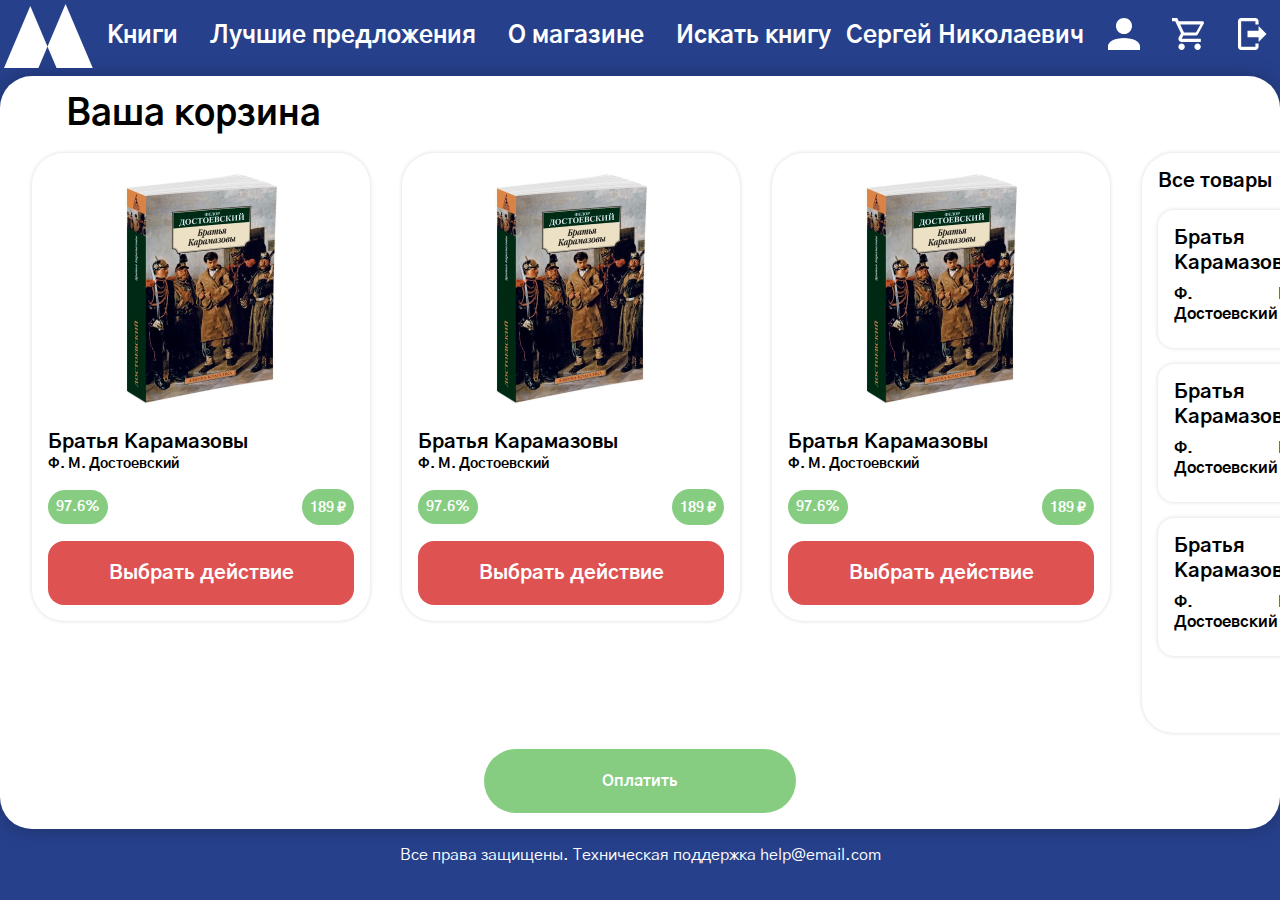
<file: cart.html>
<!DOCTYPE html>
<html lang="ru">

<head>
    <meta charset="UTF-8"/>
    <link rel="icon" type="image/x-icon" href="./img/favicon.ico"/>
    <link rel="stylesheet" href="./css/styles.css"/>
    <script src="./scripts.js"></script>
    <title>Корзина</title>
</head>

<body class="background-color">
    
    <div class="modal-container hidden">
        <div class="modal">
            <div class="payment">
                <span class="text-size-20 modal-title">
                    Способы оплаты
                </span>
                <div>
                    <input type="radio" class="content-shadow radio-active" name="payment-method">
                    <span>
                        Mastercard оконч. на **** 9999
                    </span>
                </div>
                <div>
                    <input type="radio" class="content-shadow radio-active" name="payment-method">
                    <span>
                        Visa оконч. на **** 1111
                    </span>
                </div>
                <div>
                    <input type="radio" class="content-shadow radio-active" name="payment-method">
                    <span>
                        Оплата при получении
                    </span>
                </div>
            </div>
            <div class="white-button content-shadow" id="button-submit" onclick="toggleModal()">
                <span>
                    Подтвердить
                </span>
            </div>
        </div>
    </div>
    <header>
        <img class="ic-size-64" src="./img/logo.svg"/>    
        <div class="navigation-buttons" id="navigation-buttons-0">
            <div class="header-button">
                <a href="./index-log.html">
                    <span>
                        Книги
                    </span>
                </a>
            </div>
            <div class="header-button">
                <a href="./index-log.html">
                    <span>
                        Лучшие предложения
                    </span>
                </a>
            </div>
            <div class="header-button">
                <a href="./about.html">
                    <span>
                        О магазине
                    </span>
                </a>
            </div>
            <div class="header-button" id="find-button" onclick="openFind()">
                <span>
                    Искать книгу
                </span>
            </div>
        </div>
        <div class="find-row hidden white-color" id="find-row">
            <textarea rows=1 placeholder="Искать книгу"></textarea>
            <img class="icon icon-active" src="./img/icons/magnify.svg"></img>
            <img class="icon icon-active" src="./img/icons/close-thick.svg" onclick="openFind()"></img>
        </div>
        <div class="navigation-buttons header-reverse" id="navigation-buttons-1">
            <a href="./index.html">
                <img class="svg-white ic-size-48" src="./img/icons/logout.svg">
            </a>
            <a href="./cart.html">
                <img class="svg-white ic-size-48" src="./img/icons/cart-outline.svg">
            </a>
            <a href="./user.html">
                <img class="svg-white ic-size-48" src="./img/icons/account.svg">
            </a>
            <span class="header-name">
                Сергей Николаевич
            </span>
        </div>
    </header>

    <div class="page-content white-color cart-page-content">
        <span class="text-size-36">
            Ваша корзина
        </span>
        <div class="cart-area">
            <div class="cart-list">
                <div id="cart-item-0" class="item-card content-shadow white-color">
                    <a href="./book.html">
                        <img src="./img/book.png">
                    </a>
                    <span class="text-size-20">
                        Братья Карамазовы
                    </span>
                    <span>
                        Ф. М. Достоевский
                    </span>
                    <div class="rating-and-price">
                        <div class="rating-div">
                            <div name="rating" class="rating green-color">
                                <span>
                                    97.6%
                                </span>
                            </div>
                        </div>
                        <div class="price-div">
                            <div name="price" class="price green-color">
                                <span>
                                    189 ₽
                                </span>
                            </div>
                        </div>
                    </div>
                    <div class="red-button slide-menu-toggle">
                        <span class="text-size-20">
                            Выбрать действие
                        </span>
                        <div class="slide-menu hidden">
                            <div class="slide-menu__button slide-menu__button-reject">
                                <span>Отказаться</span>
                            </div>
                            <div class="slide-menu__button slide-menu__button-favorite">
                                <span>Отложить в избранное</span>
                            </div>
                        </div>
                    </div>
                </div>
                <div id="cart-item-1" class="item-card content-shadow white-color">
                    <a href="./book.html">
                        <img src="./img/book.png">
                    </a>
                    <span class="text-size-20">
                        Братья Карамазовы
                    </span>
                    <span>
                        Ф. М. Достоевский
                    </span>
                    <div class="rating-and-price">
                        <div class="rating-div">
                            <div name="rating" class="rating green-color">
                                <span>
                                    97.6%
                                </span>
                            </div>
                        </div>
                        <div class="price-div">
                            <div name="price" class="price green-color">
                                <span>
                                    189 ₽
                                </span>
                            </div>
                        </div>
                    </div>
                    <div class="red-button">
                        <span class="text-size-20">
                            Выбрать действие
                        </span>
                        <div class="slide-menu hidden">
                            <div class="slide-menu__button slide-menu__button-reject">
                                <span>Отказаться</span>
                            </div>
                            <div class="slide-menu__button slide-menu__button-favorite">
                                <span>Отложить в избранное</span>
                            </div>
                        </div>
                    </div>
                </div>
                <div id="cart-item-2" class="item-card content-shadow white-color">
                    <a href="./book.html">
                        <img src="./img/book.png">
                    </a>
                    <span class="text-size-20">
                        Братья Карамазовы
                    </span>
                    <span>
                        Ф. М. Достоевский
                    </span>
                    <div class="rating-and-price">
                        <div class="rating-div">
                            <div name="rating" class="rating green-color">
                                <span>
                                    97.6%
                                </span>
                            </div>
                        </div>
                        <div class="price-div">
                            <div name="price" class="price green-color">
                                <span>
                                    189 ₽
                                </span>
                            </div>
                        </div>
                    </div>
                    <div class="red-button">
                        <span class="text-size-20">
                            Выбрать действие
                        </span>
                        <div class="slide-menu hidden">
                            <div class="slide-menu__button slide-menu__button-reject">
                                <span>Отказаться</span>
                            </div>
                            <div class="slide-menu__button slide-menu__button-favorite">
                                <span>Отложить в избранное</span>
                            </div>
                        </div>
                    </div>
                </div>
            </div>
            <div id="total" class="cart-total content-shadow white-color">
                <span class="text-size-20">
                    Все товары
                </span>
                <div class="total-list">
                    <div class="total-item white-color content-shadow">
                        <div class="total-item-desc">
                            <span class="text-size-20">
                                Братья Карамазовы
                            </span>
                            <span>
                                Ф. М. Достоевский
                            </span>
                        </div>
                        <div class="green-color content-shadow total-item-price">
                            <span class="text-size-36">
                                189 ₽
                            </span>
                        </div>
                    </div>
                    <div class="total-item white-color content-shadow">
                        <div class="total-item-desc">
                            <span class="text-size-20">
                                Братья Карамазовы
                            </span>
                            <span>
                                Ф. М. Достоевский
                            </span>
                        </div>
                        <div class="green-color content-shadow total-item-price">
                            <span class="text-size-36">
                                189 ₽
                            </span>
                        </div>
                    </div>
                    <div class="total-item white-color content-shadow">
                        <div class="total-item-desc">
                            <span class="text-size-20">
                                Братья Карамазовы
                            </span>
                            <span>
                                Ф. М. Достоевский
                            </span>
                        </div>
                        <div class="green-color content-shadow total-item-price">
                            <span class="text-size-36">
                                189 ₽
                            </span>
                        </div>
                    </div>
                </div>
                <span class="span-total text-size-36">
                    567 ₽
                </span>
            </div>
        </div>
        <div class="cart-submit green-button" onclick="toggleModal()">
            <span>
                Оплатить
            </span>
        </div>
    </div>

    <footer id="footer">
        <span>Все права защищены. Техническая поддержка help@email.com</span>
    </footer>
    <script>
        slideMenu()
    </script>
</body>

</html>
</file>
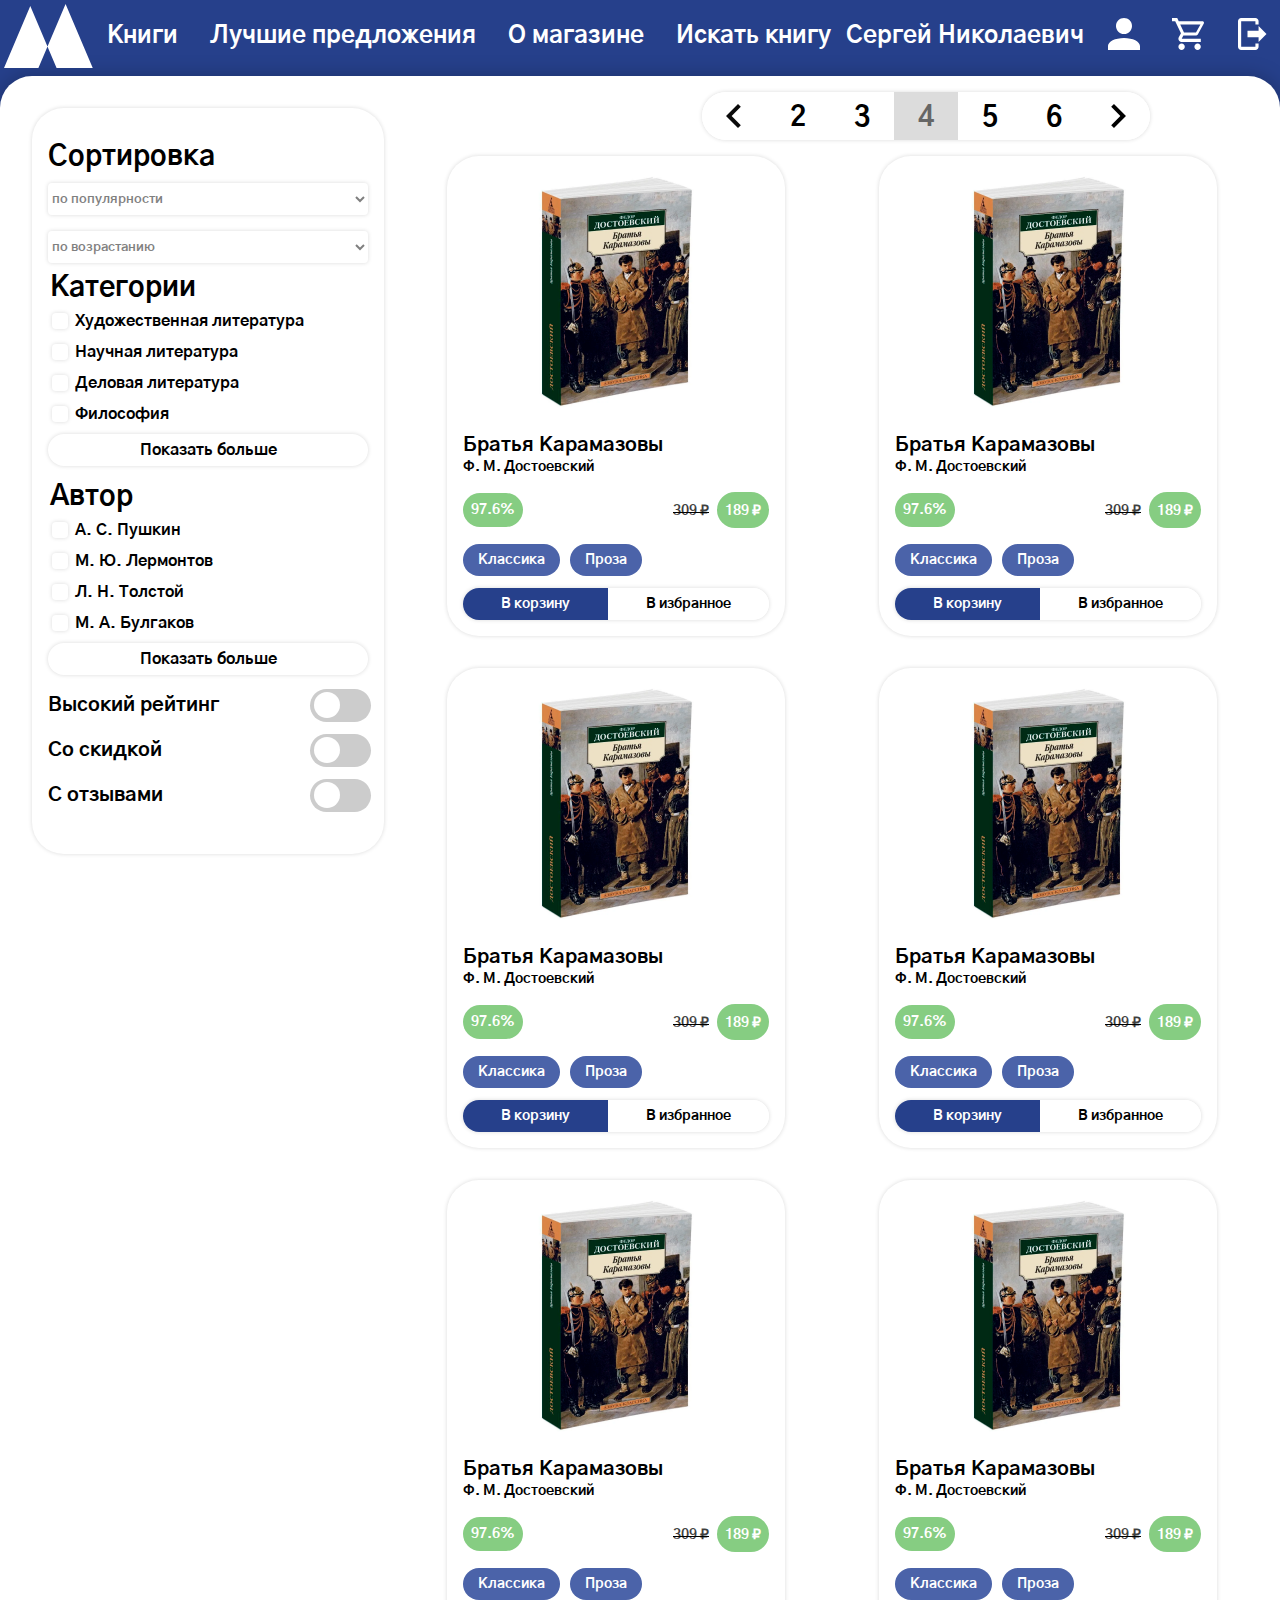
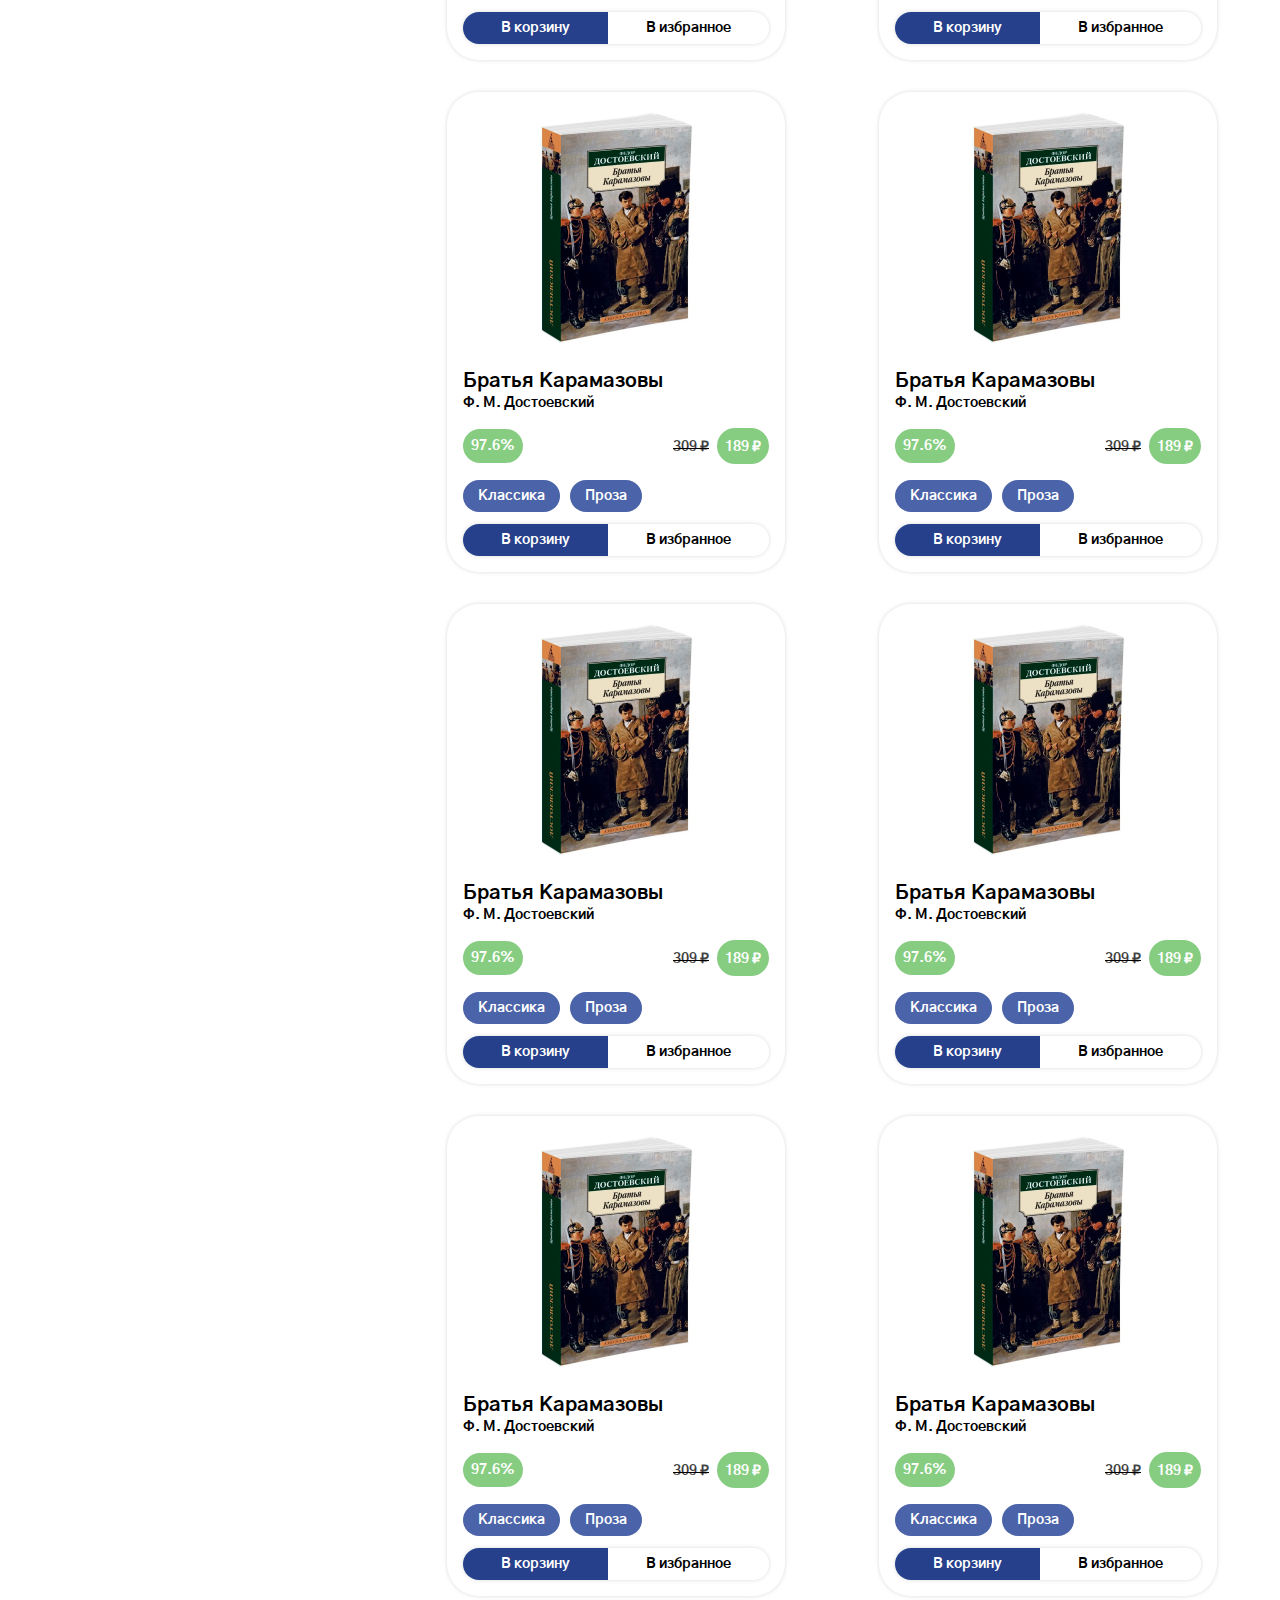
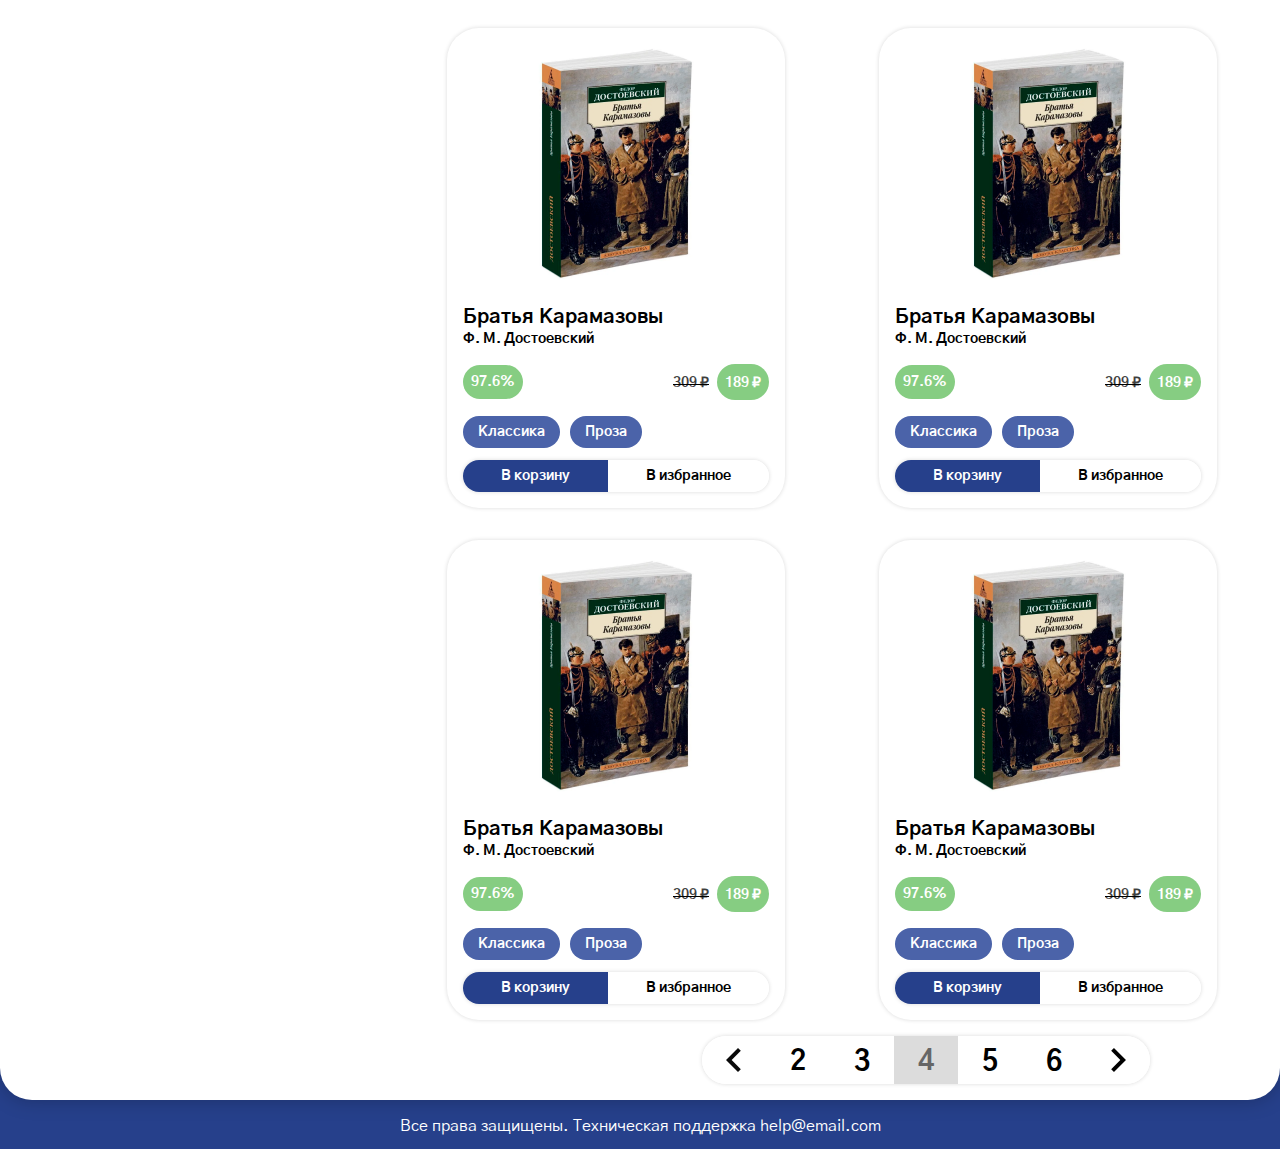
<file: index-log.html>
<!DOCTYPE html>
<html lang="ru">

<head>
    <meta charset="UTF-8"/>
    <link rel="icon" type="image/x-icon" href="./img/favicon.ico"/>
    <link rel="stylesheet" href="./css/styles.css"/>
    <script src="./scripts.js"></script>
    <title>Главная страница</title>
</head>

<body class="background-color" style="overflow-x: hidden;">
    <div class="preview hidden">
        <div class="preview-author">
            <img class="author-logo" src="./img/dostoevski.jpg" alt="">
            <span class="author-name">Федор Михайлович Достоевский</span>
            <span>1821-1881</span>
            <div class="tags">
                <div class="item-tag">
                    <span>Классика</span>
                </div>
                <div class="item-tag">
                    <span>Проза</span>
                </div>
            </div>
        </div>
    </div>
    <header>
        <img class="ic-size-64" src="./img/logo.svg"/>    
        <div class="navigation-buttons" id="navigation-buttons-0">
            <div class="header-button">
                <a href="./index-log.html">
                    <span>
                        Книги
                    </span>
                </a>
            </div>
            <div class="header-button">
                <a href="./index-log.html">
                    <span>
                        Лучшие предложения
                    </span>
                </a>
            </div>
            <div class="header-button">
                <a href="./about-log.html">
                    <span>
                        О магазине
                    </span>
                </a>
            </div>
            <div class="header-button" id="find-button" onclick="openFind()">
                <span>
                    Искать книгу
                </span>
            </div>
        </div>
        <div class="find-row hidden white-color" id="find-row">
            <textarea rows=1 placeholder="Искать книгу"></textarea>
            <img class="icon icon-active" src="./img/icons/magnify.svg"></img>
            <img class="icon icon-active" src="./img/icons/close-thick.svg" onclick="openFind()"></img>
        </div>
        <div class="navigation-buttons header-reverse" id="navigation-buttons-1">
            <a href="./index.html">
                <img class="svg-white ic-size-48" src="./img/icons/logout.svg">
            </a>
            <a href="./cart.html">
                <img class="svg-white ic-size-48" src="./img/icons/cart-outline.svg">
            </a>
            <a href="./user.html">
                <img class="svg-white ic-size-48" src="./img/icons/account.svg">
            </a>
            <span class="header-name">
                Сергей Николаевич
            </span>
        </div>
    </header>

    <div class="page-content white-color">
        <div class="div-sort-filter content-shadow">
            <div class="sort">
                <span class="text-size-28">
                    Сортировка
                </span>
                <div class="orders">
                    <select name="order-type" class="content-shadow">
                        <option value="1">по популярности</option>
                        <option value="2">по цене</option>
                        <option value="3">по новизне</option>
                        <option value="4">по количеству страниц</option>
                        <option value="5">по алфавиту</option>
                    </select>
                    <select name="order-by" class="content-shadow">
                        <option value="1">по возрастанию</option>
                        <option value="2">по убыванию</option>
                    </select>
                </div>
            </div>
            <div name="categories" class="categories">
                <span class="text-size-28">
                    Категории
                </span>
                <div id="cat-0">
                    <input type="checkbox" class="content-shadow">
                    <span class="tooltip-target valign-super">
                        Художественная литература
                        <div class="tooltip">Данная категория включает литературу от известных писателей, ставших классиками</div>
                    </span>
                </div>
                <div id="cat-1">
                    <input type="checkbox" class="content-shadow">
                    <span class="tooltip-target valign-super">
                        Научная литература
                        <div class="tooltip">Научная литература включает работы в разных сферах науки</div>
                    </span>
                </div>
                <div id="cat-2">
                    <input type="checkbox" class="content-shadow">
                    <span class="tooltip-target valign-super">
                        Деловая литература
                        <div class="tooltip">Литература, изучающая деловые отношения</div>
                    </span>
                </div>
                <div id="cat-3">
                    <input type="checkbox" class="content-shadow">
                    <span class="tooltip-target valign-super">
                        Философия
                        <div class="tooltip">Литературные издания, сочинения, диалоги и работы ученых-философов</div>
                    </span>
                </div>
                <div name="show-more" class="content-shadow white-button">
                    <span>
                        Показать больше
                    </span>
                </div>
            </div>
            <div name="authors" class="authors">
                <span class="text-size-28">
                    Автор
                </span>
                <div id="aut-0">
                    <input type="checkbox" class="content-shadow">
                    <span class="valign-super">
                        А. С. Пушкин
                    </span>
                </div>
                <div id="aut-1">
                    <input type="checkbox" class="content-shadow">
                    <span class="valign-super">
                        М. Ю. Лермонтов
                    </span>
                </div>
                <div id="aut-2">
                    <input type="checkbox" class="content-shadow">
                    <span class="valign-super">
                        Л. Н. Толстой
                    </span>
                </div>
                <div id="aut-3">
                    <input type="checkbox" class="content-shadow">
                    <span class="valign-super">
                        М. А. Булгаков
                    </span>
                </div>
                <div name="show-more" class="content-shadow white-button">
                    <span>
                        Показать больше
                    </span>
                </div>
            </div>
            <div class="categories">
                <div class="switch-group">
                    <span class="text-size-20">Высокий рейтинг</span>
                    <label class="switch">
                        <input type="checkbox">
                        <span class="slider round"></span>
                    </label>
                </div>
                <div class="switch-group">
                    <span class="text-size-20">Со скидкой</span>
                    <label class="switch">
                        <input type="checkbox">
                        <span class="slider round"></span>
                    </label>
                </div>
                <div class="switch-group">
                    <span class="text-size-20">С отзывами</span>
                    <label class="switch">
                        <input type="checkbox">
                        <span class="slider round"></span>
                    </label>
                </div>
            </div>
        </div>
        <div class="items">
            <div class="page-list white-color content-shadow">
                <div name="prev-page" class="white-button left-border-radius-medium-gt">
                    <img src="./img/icons/chevron-left.svg">
                </div>
                <div class="white-button no-border-radius">
                    <span>
                        2
                    </span>
                </div>
                <div class="white-button no-border-radius">
                    <span>
                        3
                    </span>
                </div>
                <div class="current-page">
                    <span>
                        4
                    </span>
                </div>
                <div class="white-button no-border-radius">
                    <span>
                        5
                    </span>
                </div>
                <div class="white-button no-border-radius">
                    <span>
                        6
                    </span>
                </div>
                <div name="next-page" class="white-button right-border-radius-medium-gt">
                    <img src="./img/icons/chevron-right.svg">
                </div>
            </div>
            <div id="card-0" class="white-color item-card content-shadow">
                <a href="./book-log.html">
                    <img src="./img/book.png">
                </a>
                <span class="text-size-20">
                    <a class="a-disable-highlight" href="./book-log.html">
                        Братья Карамазовы
                    </a>
                </span>
                <span class="hover-preview cursor-default width-fit">
                    Ф. М. Достоевский
                </span>
                <div class="rating-and-price">
                    <div class="rating-div">
                        <div name="rating" class="rating green-color">
                            <span class="cursor-default">
                                97.6%
                            </span>
                        </div>
                    </div>
                    <div class="price-div">
                        <div name="price" class="price green-color">
                            <span class="cursor-default">
                                189 ₽
                            </span>
                        </div>
                        <div name="old-price" class="price-crossed">
                            <span class="cursor-default">
                                309 ₽
                            </span>
                        </div>
                    </div>
                </div>
                <div class="tags">
                    <div class="item-tag">
                        <span class="cursor-default">
                            Классика
                        </span>
                    </div>
                    <div class="item-tag">
                        <span class="cursor-default">
                            Проза
                        </span>
                    </div>
                </div>
                <div class="content-shadow white-color item-buttons">
                    <div name="to-cart" class="blue-button left-border-radius-medium">
                        <span>
                            В корзину
                        </span>
                    </div>
                    <div name="to-favorite" class="white-button right-border-radius-medium">
                        <span>
                            В избранное
                        </span>
                    </div>
                </div> 
            </div>
            <div id="card-1" class="white-color item-card content-shadow">
                <a href="./book-log.html">
                    <img src="./img/book.png">
                </a>
                <span class="text-size-20">
                    <a class="a-disable-highlight" href="./book-log.html">
                        Братья Карамазовы
                    </a>
                </span>
                <span class="hover-preview cursor-default width-fit">
                    Ф. М. Достоевский
                </span>
                <div class="rating-and-price">
                    <div class="rating-div">
                        <div name="rating" class="rating green-color">
                            <span class="cursor-default">
                                97.6%
                            </span>
                        </div>
                    </div>
                    <div class="price-div">
                        <div name="price" class="price green-color">
                            <span class="cursor-default">
                                189 ₽
                            </span>
                        </div>
                        <div name="old-price" class="price-crossed">
                            <span class="cursor-default">
                                309 ₽
                            </span>
                        </div>
                    </div>
                </div>
                <div class="tags">
                    <div class="item-tag">
                        <span class="cursor-default">
                            Классика
                        </span>
                    </div>
                    <div class="item-tag">
                        <span class="cursor-default">
                            Проза
                        </span>
                    </div>
                </div>
                <div class="content-shadow white-color item-buttons">
                    <div name="to-cart" class="blue-button left-border-radius-medium">
                        <span>
                            В корзину
                        </span>
                    </div>
                    <div name="to-favorite" class="white-button right-border-radius-medium">
                        <span>
                            В избранное
                        </span>
                    </div>
                </div> 
            </div>
            <div id="card-2" class="white-color item-card content-shadow">
                <a href="./book-log.html">
                    <img src="./img/book.png">
                </a>
                <span class="text-size-20">
                    <a class="a-disable-highlight" href="./book-log.html">
                        Братья Карамазовы
                    </a>
                </span>
                <span class="hover-preview cursor-default width-fit">
                    Ф. М. Достоевский
                </span>
                <div class="rating-and-price">
                    <div class="rating-div">
                        <div name="rating" class="rating green-color">
                            <span class="cursor-default">
                                97.6%
                            </span>
                        </div>
                    </div>
                    <div class="price-div">
                        <div name="price" class="price green-color">
                            <span class="cursor-default">
                                189 ₽
                            </span>
                        </div>
                        <div name="old-price" class="price-crossed">
                            <span class="cursor-default">
                                309 ₽
                            </span>
                        </div>
                    </div>
                </div>
                <div class="tags">
                    <div class="item-tag">
                        <span class="cursor-default">
                            Классика
                        </span>
                    </div>
                    <div class="item-tag">
                        <span class="cursor-default">
                            Проза
                        </span>
                    </div>
                </div>
                <div class="content-shadow white-color item-buttons">
                    <div name="to-cart" class="blue-button left-border-radius-medium">
                        <span>
                            В корзину
                        </span>
                    </div>
                    <div name="to-favorite" class="white-button right-border-radius-medium">
                        <span>
                            В избранное
                        </span>
                    </div>
                </div> 
            </div>
            <div id="card-3" class="white-color item-card content-shadow">
                <a href="./book-log.html">
                    <img src="./img/book.png">
                </a>
                <span class="text-size-20">
                    <a class="a-disable-highlight" href="./book-log.html">
                        Братья Карамазовы
                    </a>
                </span>
                <span class="hover-preview cursor-default width-fit">
                    Ф. М. Достоевский
                </span>
                <div class="rating-and-price">
                    <div class="rating-div">
                        <div name="rating" class="rating green-color">
                            <span class="cursor-default">
                                97.6%
                            </span>
                        </div>
                    </div>
                    <div class="price-div">
                        <div name="price" class="price green-color">
                            <span class="cursor-default">
                                189 ₽
                            </span>
                        </div>
                        <div name="old-price" class="price-crossed">
                            <span class="cursor-default">
                                309 ₽
                            </span>
                        </div>
                    </div>
                </div>
                <div class="tags">
                    <div class="item-tag">
                        <span class="cursor-default">
                            Классика
                        </span>
                    </div>
                    <div class="item-tag">
                        <span class="cursor-default">
                            Проза
                        </span>
                    </div>
                </div>
                <div class="content-shadow white-color item-buttons">
                    <div name="to-cart" class="blue-button left-border-radius-medium">
                        <span>
                            В корзину
                        </span>
                    </div>
                    <div name="to-favorite" class="white-button right-border-radius-medium">
                        <span>
                            В избранное
                        </span>
                    </div>
                </div> 
            </div>
            <div id="card-4" class="white-color item-card content-shadow">
                <a href="./book-log.html">
                    <img src="./img/book.png">
                </a>
                <span class="text-size-20">
                    <a class="a-disable-highlight" href="./book-log.html">
                        Братья Карамазовы
                    </a>
                </span>
                <span class="hover-preview cursor-default width-fit">
                    Ф. М. Достоевский
                </span>
                <div class="rating-and-price">
                    <div class="rating-div">
                        <div name="rating" class="rating green-color">
                            <span class="cursor-default">
                                97.6%
                            </span>
                        </div>
                    </div>
                    <div class="price-div">
                        <div name="price" class="price green-color">
                            <span class="cursor-default">
                                189 ₽
                            </span>
                        </div>
                        <div name="old-price" class="price-crossed">
                            <span class="cursor-default">
                                309 ₽
                            </span>
                        </div>
                    </div>
                </div>
                <div class="tags">
                    <div class="item-tag">
                        <span class="cursor-default">
                            Классика
                        </span>
                    </div>
                    <div class="item-tag">
                        <span class="cursor-default">
                            Проза
                        </span>
                    </div>
                </div>
                <div class="content-shadow white-color item-buttons">
                    <div name="to-cart" class="blue-button left-border-radius-medium">
                        <span>
                            В корзину
                        </span>
                    </div>
                    <div name="to-favorite" class="white-button right-border-radius-medium">
                        <span>
                            В избранное
                        </span>
                    </div>
                </div> 
            </div>
            <div id="card-5" class="white-color item-card content-shadow">
                <a href="./book-log.html">
                    <img src="./img/book.png">
                </a>
                <span class="text-size-20">
                    <a class="a-disable-highlight" href="./book-log.html">
                        Братья Карамазовы
                    </a>
                </span>
                <span class="hover-preview cursor-default width-fit">
                    Ф. М. Достоевский
                </span>
                <div class="rating-and-price">
                    <div class="rating-div">
                        <div name="rating" class="rating green-color">
                            <span class="cursor-default">
                                97.6%
                            </span>
                        </div>
                    </div>
                    <div class="price-div">
                        <div name="price" class="price green-color">
                            <span class="cursor-default">
                                189 ₽
                            </span>
                        </div>
                        <div name="old-price" class="price-crossed">
                            <span class="cursor-default">
                                309 ₽
                            </span>
                        </div>
                    </div>
                </div>
                <div class="tags">
                    <div class="item-tag">
                        <span class="cursor-default">
                            Классика
                        </span>
                    </div>
                    <div class="item-tag">
                        <span class="cursor-default">
                            Проза
                        </span>
                    </div>
                </div>
                <div class="content-shadow white-color item-buttons">
                    <div name="to-cart" class="blue-button left-border-radius-medium">
                        <span>
                            В корзину
                        </span>
                    </div>
                    <div name="to-favorite" class="white-button right-border-radius-medium">
                        <span>
                            В избранное
                        </span>
                    </div>
                </div> 
            </div>
            <div id="card-6" class="white-color item-card content-shadow">
                <a href="./book-log.html">
                    <img src="./img/book.png">
                </a>
                <span class="text-size-20">
                    <a class="a-disable-highlight" href="./book-log.html">
                        Братья Карамазовы
                    </a>
                </span>
                <span class="hover-preview cursor-default width-fit">
                    Ф. М. Достоевский
                </span>
                <div class="rating-and-price">
                    <div class="rating-div">
                        <div name="rating" class="rating green-color">
                            <span class="cursor-default">
                                97.6%
                            </span>
                        </div>
                    </div>
                    <div class="price-div">
                        <div name="price" class="price green-color">
                            <span class="cursor-default">
                                189 ₽
                            </span>
                        </div>
                        <div name="old-price" class="price-crossed">
                            <span class="cursor-default">
                                309 ₽
                            </span>
                        </div>
                    </div>
                </div>
                <div class="tags">
                    <div class="item-tag">
                        <span class="cursor-default">
                            Классика
                        </span>
                    </div>
                    <div class="item-tag">
                        <span class="cursor-default">
                            Проза
                        </span>
                    </div>
                </div>
                <div class="content-shadow white-color item-buttons">
                    <div name="to-cart" class="blue-button left-border-radius-medium">
                        <span>
                            В корзину
                        </span>
                    </div>
                    <div name="to-favorite" class="white-button right-border-radius-medium">
                        <span>
                            В избранное
                        </span>
                    </div>
                </div> 
            </div>
            <div id="card-7" class="white-color item-card content-shadow">
                <a href="./book-log.html">
                    <img src="./img/book.png">
                </a>
                <span class="text-size-20">
                    <a class="a-disable-highlight" href="./book-log.html">
                        Братья Карамазовы
                    </a>
                </span>
                <span class="hover-preview cursor-default width-fit">
                    Ф. М. Достоевский
                </span>
                <div class="rating-and-price">
                    <div class="rating-div">
                        <div name="rating" class="rating green-color">
                            <span class="cursor-default">
                                97.6%
                            </span>
                        </div>
                    </div>
                    <div class="price-div">
                        <div name="price" class="price green-color">
                            <span class="cursor-default">
                                189 ₽
                            </span>
                        </div>
                        <div name="old-price" class="price-crossed">
                            <span class="cursor-default">
                                309 ₽
                            </span>
                        </div>
                    </div>
                </div>
                <div class="tags">
                    <div class="item-tag">
                        <span class="cursor-default">
                            Классика
                        </span>
                    </div>
                    <div class="item-tag">
                        <span class="cursor-default">
                            Проза
                        </span>
                    </div>
                </div>
                <div class="content-shadow white-color item-buttons">
                    <div name="to-cart" class="blue-button left-border-radius-medium">
                        <span>
                            В корзину
                        </span>
                    </div>
                    <div name="to-favorite" class="white-button right-border-radius-medium">
                        <span>
                            В избранное
                        </span>
                    </div>
                </div> 
            </div>
            <div id="card-8" class="white-color item-card content-shadow">
                <a href="./book-log.html">
                    <img src="./img/book.png">
                </a>
                <span class="text-size-20">
                    <a class="a-disable-highlight" href="./book-log.html">
                        Братья Карамазовы
                    </a>
                </span>
                <span class="hover-preview cursor-default width-fit">
                    Ф. М. Достоевский
                </span>
                <div class="rating-and-price">
                    <div class="rating-div">
                        <div name="rating" class="rating green-color">
                            <span class="cursor-default">
                                97.6%
                            </span>
                        </div>
                    </div>
                    <div class="price-div">
                        <div name="price" class="price green-color">
                            <span class="cursor-default">
                                189 ₽
                            </span>
                        </div>
                        <div name="old-price" class="price-crossed">
                            <span class="cursor-default">
                                309 ₽
                            </span>
                        </div>
                    </div>
                </div>
                <div class="tags">
                    <div class="item-tag">
                        <span class="cursor-default">
                            Классика
                        </span>
                    </div>
                    <div class="item-tag">
                        <span class="cursor-default">
                            Проза
                        </span>
                    </div>
                </div>
                <div class="content-shadow white-color item-buttons">
                    <div name="to-cart" class="blue-button left-border-radius-medium">
                        <span>
                            В корзину
                        </span>
                    </div>
                    <div name="to-favorite" class="white-button right-border-radius-medium">
                        <span>
                            В избранное
                        </span>
                    </div>
                </div> 
            </div>
            <div id="card-9" class="white-color item-card content-shadow">
                <a href="./book-log.html">
                    <img src="./img/book.png">
                </a>
                <span class="text-size-20">
                    <a class="a-disable-highlight" href="./book-log.html">
                        Братья Карамазовы
                    </a>
                </span>
                <span class="hover-preview cursor-default width-fit">
                    Ф. М. Достоевский
                </span>
                <div class="rating-and-price">
                    <div class="rating-div">
                        <div name="rating" class="rating green-color">
                            <span class="cursor-default">
                                97.6%
                            </span>
                        </div>
                    </div>
                    <div class="price-div">
                        <div name="price" class="price green-color">
                            <span class="cursor-default">
                                189 ₽
                            </span>
                        </div>
                        <div name="old-price" class="price-crossed">
                            <span class="cursor-default">
                                309 ₽
                            </span>
                        </div>
                    </div>
                </div>
                <div class="tags">
                    <div class="item-tag">
                        <span class="cursor-default">
                            Классика
                        </span>
                    </div>
                    <div class="item-tag">
                        <span class="cursor-default">
                            Проза
                        </span>
                    </div>
                </div>
                <div class="content-shadow white-color item-buttons">
                    <div name="to-cart" class="blue-button left-border-radius-medium">
                        <span>
                            В корзину
                        </span>
                    </div>
                    <div name="to-favorite" class="white-button right-border-radius-medium">
                        <span>
                            В избранное
                        </span>
                    </div>
                </div> 
            </div>
            <div id="card-10" class="white-color item-card content-shadow">
                <a href="./book-log.html">
                    <img src="./img/book.png">
                </a>
                <span class="text-size-20">
                    <a class="a-disable-highlight" href="./book-log.html">
                        Братья Карамазовы
                    </a>
                </span>
                <span class="hover-preview cursor-default width-fit">
                    Ф. М. Достоевский
                </span>
                <div class="rating-and-price">
                    <div class="rating-div">
                        <div name="rating" class="rating green-color">
                            <span class="cursor-default">
                                97.6%
                            </span>
                        </div>
                    </div>
                    <div class="price-div">
                        <div name="price" class="price green-color">
                            <span class="cursor-default">
                                189 ₽
                            </span>
                        </div>
                        <div name="old-price" class="price-crossed">
                            <span class="cursor-default">
                                309 ₽
                            </span>
                        </div>
                    </div>
                </div>
                <div class="tags">
                    <div class="item-tag">
                        <span class="cursor-default">
                            Классика
                        </span>
                    </div>
                    <div class="item-tag">
                        <span class="cursor-default">
                            Проза
                        </span>
                    </div>
                </div>
                <div class="content-shadow white-color item-buttons">
                    <div name="to-cart" class="blue-button left-border-radius-medium">
                        <span>
                            В корзину
                        </span>
                    </div>
                    <div name="to-favorite" class="white-button right-border-radius-medium">
                        <span>
                            В избранное
                        </span>
                    </div>
                </div> 
            </div>
            <div id="card-11" class="white-color item-card content-shadow">
                <a href="./book-log.html">
                    <img src="./img/book.png">
                </a>
                <span class="text-size-20">
                    <a class="a-disable-highlight" href="./book-log.html">
                        Братья Карамазовы
                    </a>
                </span>
                <span class="hover-preview cursor-default width-fit">
                    Ф. М. Достоевский
                </span>
                <div class="rating-and-price">
                    <div class="rating-div">
                        <div name="rating" class="rating green-color">
                            <span class="cursor-default">
                                97.6%
                            </span>
                        </div>
                    </div>
                    <div class="price-div">
                        <div name="price" class="price green-color">
                            <span class="cursor-default">
                                189 ₽
                            </span>
                        </div>
                        <div name="old-price" class="price-crossed">
                            <span class="cursor-default">
                                309 ₽
                            </span>
                        </div>
                    </div>
                </div>
                <div class="tags">
                    <div class="item-tag">
                        <span class="cursor-default">
                            Классика
                        </span>
                    </div>
                    <div class="item-tag">
                        <span class="cursor-default">
                            Проза
                        </span>
                    </div>
                </div>
                <div class="content-shadow white-color item-buttons">
                    <div name="to-cart" class="blue-button left-border-radius-medium">
                        <span>
                            В корзину
                        </span>
                    </div>
                    <div name="to-favorite" class="white-button right-border-radius-medium">
                        <span>
                            В избранное
                        </span>
                    </div>
                </div> 
            </div>
            <div id="card-12" class="white-color item-card content-shadow">
                <a href="./book.html">
                    <img src="./img/book.png">
                </a>
                <span class="text-size-20">
                    <a class="a-disable-highlight" href="./book.html">
                        Братья Карамазовы
                    </a>
                </span>
                <span class="hover-preview cursor-default width-fit">
                    Ф. М. Достоевский
                </span>
                <div class="rating-and-price">
                    <div class="rating-div">
                        <div name="rating" class="rating green-color">
                            <span class="cursor-default">
                                97.6%
                            </span>
                        </div>
                    </div>
                    <div class="price-div">
                        <div name="price" class="price green-color">
                            <span class="cursor-default">
                                189 ₽
                            </span>
                        </div>
                        <div name="old-price" class="price-crossed">
                            <span class="cursor-default">
                                309 ₽
                            </span>
                        </div>
                    </div>
                </div>
                <div class="tags">
                    <div class="item-tag">
                        <span class="cursor-default">
                            Классика
                        </span>
                    </div>
                    <div class="item-tag">
                        <span class="cursor-default">
                            Проза
                        </span>
                    </div>
                </div>
                <div class="content-shadow white-color item-buttons">
                    <div name="to-cart" class="blue-button left-border-radius-medium">
                        <span>
                            В корзину
                        </span>
                    </div>
                    <div name="to-favorite" class="white-button right-border-radius-medium">
                        <span>
                            В избранное
                        </span>
                    </div>
                </div> 
            </div>
            <div id="card-13" class="white-color item-card content-shadow">
                <a href="./book.html">
                    <img src="./img/book.png">
                </a>
                <span class="text-size-20">
                    <a class="a-disable-highlight" href="./book.html">
                        Братья Карамазовы
                    </a>
                </span>
                <span class="hover-preview cursor-default width-fit">
                    Ф. М. Достоевский
                </span>
                <div class="rating-and-price">
                    <div class="rating-div">
                        <div name="rating" class="rating green-color">
                            <span class="cursor-default">
                                97.6%
                            </span>
                        </div>
                    </div>
                    <div class="price-div">
                        <div name="price" class="price green-color">
                            <span class="cursor-default">
                                189 ₽
                            </span>
                        </div>
                        <div name="old-price" class="price-crossed">
                            <span class="cursor-default">
                                309 ₽
                            </span>
                        </div>
                    </div>
                </div>
                <div class="tags">
                    <div class="item-tag">
                        <span class="cursor-default">
                            Классика
                        </span>
                    </div>
                    <div class="item-tag">
                        <span class="cursor-default">
                            Проза
                        </span>
                    </div>
                </div>
                <div class="content-shadow white-color item-buttons">
                    <div name="to-cart" class="blue-button left-border-radius-medium">
                        <span>
                            В корзину
                        </span>
                    </div>
                    <div name="to-favorite" class="white-button right-border-radius-medium">
                        <span>
                            В избранное
                        </span>
                    </div>
                </div> 
            </div>
            <div id="card-14" class="white-color item-card content-shadow">
                <a href="./book.html">
                    <img src="./img/book.png">
                </a>
                <span class="text-size-20">
                    <a class="a-disable-highlight" href="./book.html">
                        Братья Карамазовы
                    </a>
                </span>
                <span class="hover-preview cursor-default width-fit">
                    Ф. М. Достоевский
                </span>
                <div class="rating-and-price">
                    <div class="rating-div">
                        <div name="rating" class="rating green-color">
                            <span class="cursor-default">
                                97.6%
                            </span>
                        </div>
                    </div>
                    <div class="price-div">
                        <div name="price" class="price green-color">
                            <span class="cursor-default">
                                189 ₽
                            </span>
                        </div>
                        <div name="old-price" class="price-crossed">
                            <span class="cursor-default">
                                309 ₽
                            </span>
                        </div>
                    </div>
                </div>
                <div class="tags">
                    <div class="item-tag">
                        <span class="cursor-default">
                            Классика
                        </span>
                    </div>
                    <div class="item-tag">
                        <span class="cursor-default">
                            Проза
                        </span>
                    </div>
                </div>
                <div class="content-shadow white-color item-buttons">
                    <div name="to-cart" class="blue-button left-border-radius-medium">
                        <span>
                            В корзину
                        </span>
                    </div>
                    <div name="to-favorite" class="white-button right-border-radius-medium">
                        <span>
                            В избранное
                        </span>
                    </div>
                </div> 
            </div>
            <div id="card-15" class="white-color item-card content-shadow">
                <a href="./book.html">
                    <img src="./img/book.png">
                </a>
                <span class="text-size-20">
                    <a class="a-disable-highlight" href="./book.html">
                        Братья Карамазовы
                    </a>
                </span>
                <span class="hover-preview cursor-default width-fit">
                    Ф. М. Достоевский
                </span>
                <div class="rating-and-price">
                    <div class="rating-div">
                        <div name="rating" class="rating green-color">
                            <span class="cursor-default">
                                97.6%
                            </span>
                        </div>
                    </div>
                    <div class="price-div">
                        <div name="price" class="price green-color">
                            <span class="cursor-default">
                                189 ₽
                            </span>
                        </div>
                        <div name="old-price" class="price-crossed">
                            <span class="cursor-default">
                                309 ₽
                            </span>
                        </div>
                    </div>
                </div>
                <div class="tags">
                    <div class="item-tag">
                        <span class="cursor-default">
                            Классика
                        </span>
                    </div>
                    <div class="item-tag">
                        <span class="cursor-default">
                            Проза
                        </span>
                    </div>
                </div>
                <div class="content-shadow white-color item-buttons">
                    <div name="to-cart" class="blue-button left-border-radius-medium">
                        <span>
                            В корзину
                        </span>
                    </div>
                    <div name="to-favorite" class="white-button right-border-radius-medium">
                        <span>
                            В избранное
                        </span>
                    </div>
                </div> 
            </div>
            <div class="page-list white-color content-shadow">
                <div name="prev-page" class="white-button left-border-radius-medium-gt">
                    <img src="./img/icons/chevron-left.svg">
                </div>
                <div class="white-button no-border-radius">
                    <span>
                        2
                    </span>
                </div>
                <div class="white-button no-border-radius">
                    <span>
                        3
                    </span>
                </div>
                <div class="current-page">
                    <span>
                        4
                    </span>
                </div>
                <div class="white-button no-border-radius">
                    <span>
                        5
                    </span>
                </div>
                <div class="white-button no-border-radius">
                    <span>
                        6
                    </span>
                </div>
                <div name="next-page" class="white-button right-border-radius-medium-gt">
                    <img src="./img/icons/chevron-right.svg">
                </div>
            </div>
        </div>
    </div>

    <footer id="footer">
        <div class="scroll-button">
            <i class="up"></i>
        </div>
        <span>Все права защищены. Техническая поддержка help@email.com</span>
    </footer>
    <script>
        preview()

    </script>
</body>

</html>
</file>
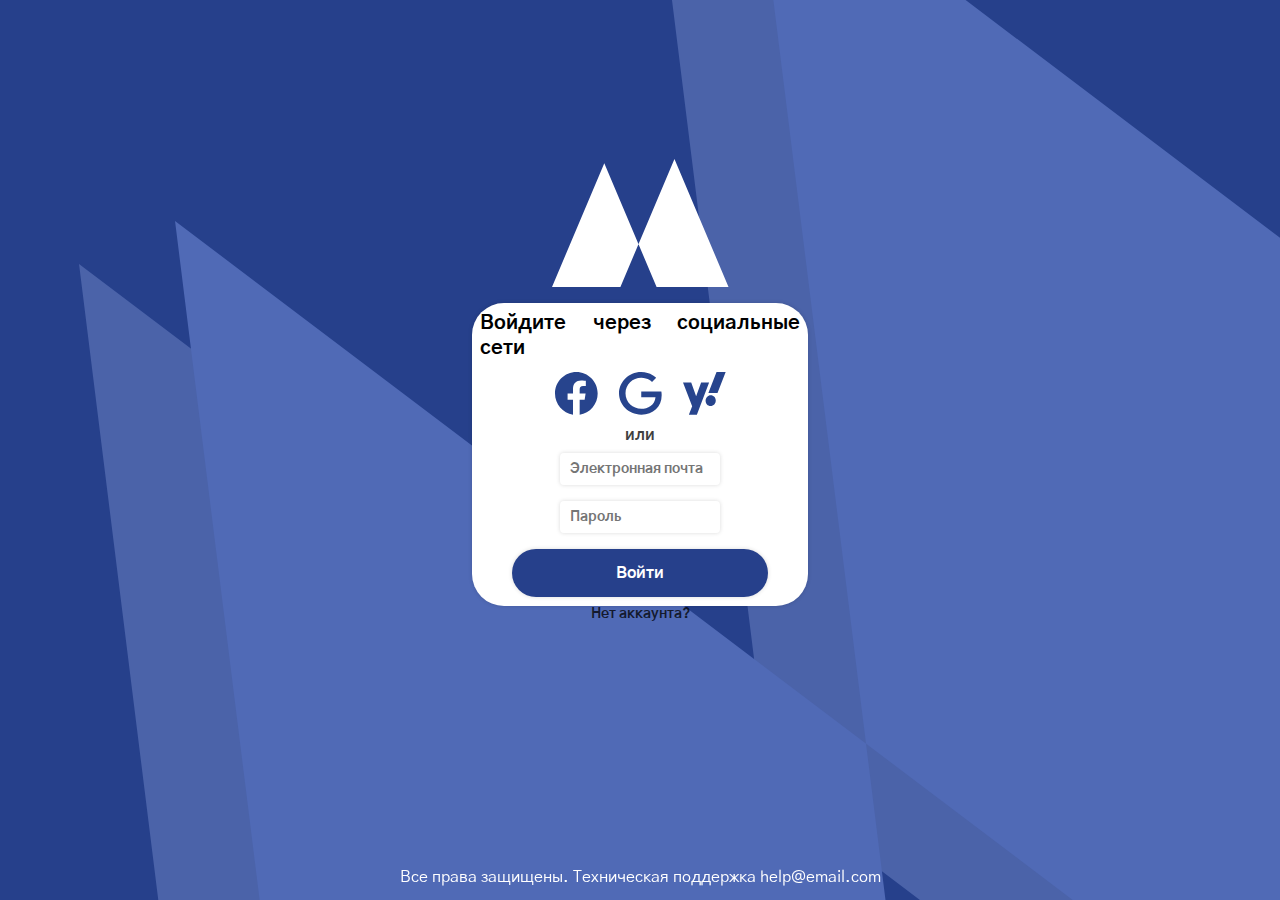
<file: login.html>
<!DOCTYPE html>
<html lang="ru">

<head>
    <meta charset="UTF-8"/>
    <link rel="icon" type="image/x-icon" href="./img/favicon.ico"/>
    <link rel="stylesheet" href="./css/styles.css"/>
    <script src="./scripts.js"></script>
    <title>Войти</title>
</head>

<body class="background" id="login-page">
    <div class="empty-page">
        <img src="./img/logo.svg" style="margin-bottom: 16px;">
        <div class="login-page-content white-color content-shadow" style="transition: all .09s ease-in-out;">
            <div class="login-page-content-in" id="login" style="transition: all .18s ease-in-out;">
                <span class="text-size-20">
                    Войдите через социальные сети
                </span>
                <div class="socials-list">
                    <img src="./img/icons/facebook.svg" class="svg-primary">
                    <img src="./img/icons/google.svg" class="svg-primary">
                    <img src="./img/icons/yahoo.svg" class="svg-primary">
                </div>
                <span class="span-color-gray" style="margin-bottom: 8px;">
                    или
                </span>
                <div class="input-text white-color content-shadow">
                    <textarea rows="1" placeholder="Электронная почта"></textarea>
                </div>
                <div class="input-text white-color content-shadow">
                    <textarea rows="1" placeholder="Пароль"></textarea>
                </div>
                <div class="blue-button content-shadow">
                    <a href="./index-log.html">
                        <span>
                            Войти
                        </span>
                    </a>
                </div>
                <span class="forget-password span-color-gray">
                    <a href="#" onclick="changeLogin()">Нет аккаунта?</a>
                </span>
            </div>
            <div class="login-page-content-in hidden" id="register" style="transition: all .18s ease-in-out; opacity: 0;">
                <span class="text-size-20">
                    Войдите через социальные сети
                </span>
                <div class="socials-list">
                    <img src="./img/icons/facebook.svg" class="svg-primary">
                    <img src="./img/icons/google.svg" class="svg-primary">
                    <img src="./img/icons/yahoo.svg" class="svg-primary">
                </div>
                <span class="span-color-gray" style="margin-bottom: 8px;">
                    или пройдите регистрацию
                </span>
                <div class="input-text white-color content-shadow">
                    <textarea rows="1" placeholder="Имя"></textarea>
                </div>
                <div class="input-text white-color content-shadow">
                    <textarea rows="1" placeholder="Электронная почта"></textarea>
                </div>
                <div class="input-text white-color content-shadow">
                    <textarea rows="1" placeholder="Пароль"></textarea>
                </div>
                <div class="input-text white-color content-shadow">
                    <textarea rows="1" placeholder="Повторите пароль"></textarea>
                </div>
                <div class="blue-button content-shadow">
                    <a href="./index-log.html">
                        <span>
                            Зарегистрироваться
                        </span>
                    </a>
                </div>
                <span class="forget-password span-color-gray">
                    <a href="#" onclick="changeLogin()">У вас уже есть аккаунт?</a>
                </span>
            </div>
        </div>
    </div>

    <footer id="footer" class="footer-bottom">
        <span>Все права защищены. Техническая поддержка help@email.com</span>
    </footer>
</body>

</html>
</file>
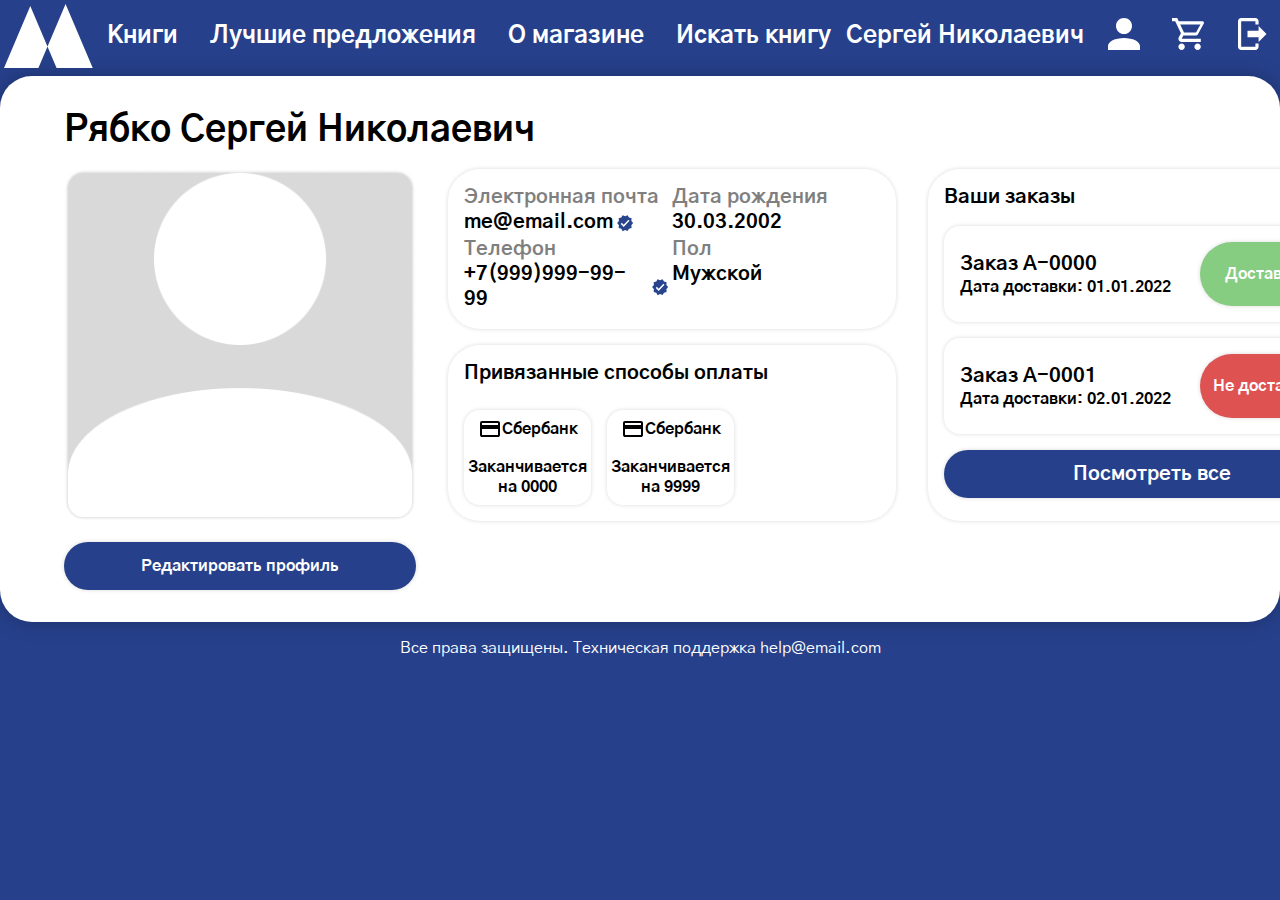
<file: user.html>
<!DOCTYPE html>
<html lang="ru">

<head>
    <meta charset="UTF-8"/>
    <link rel="icon" type="image/x-icon" href="./img/favicon.ico"/>
    <link rel="stylesheet" href="./css/styles.css"/>
    <script src="./scripts.js"></script>
    <title>Личная страница</title>
</head>

<body class="background-color">
    <header>
        <img class="ic-size-64" src="./img/logo.svg"/>    
        <div class="navigation-buttons" id="navigation-buttons-0">
            <div class="header-button">
                <a href="./index-log.html">
                    <span>
                        Книги
                    </span>
                </a>
            </div>
            <div class="header-button">
                <a href="./index-log.html">
                    <span>
                        Лучшие предложения
                    </span>
                </a>
            </div>
            <div class="header-button">
                <a href="./about-log.html">
                    <span>
                        О магазине
                    </span>
                </a>
            </div>
            <div class="header-button" id="find-button" onclick="openFind()">
                <span>
                    Искать книгу
                </span>
            </div>
        </div>
        <div class="find-row hidden white-color" id="find-row">
            <textarea rows=1 placeholder="Искать книгу"></textarea>
            <img class="icon icon-active" src="./img/icons/magnify.svg"></img>
            <img class="icon icon-active" src="./img/icons/close-thick.svg" onclick="openFind()"></img>
        </div>
        <div class="navigation-buttons header-reverse" id="navigation-buttons-1">
            <a href="./index.html">
                <img class="svg-white ic-size-48" src="./img/icons/logout.svg">
            </a>
            <a href="./cart.html">
                <img class="svg-white ic-size-48" src="./img/icons/cart-outline.svg">
            </a>
            <a href="./user.html">
                <img class="svg-white ic-size-48" src="./img/icons/account.svg">
            </a>
            <span class="header-name">
                Сергей Николаевич
            </span>
        </div>
    </header>

    <div class="page-content white-color">
        <div class="user-about">
            <div class="user-name">
                <span class="text-size-36">
                    Рябко Сергей Николаевич
                </span>
            </div>
            <div class="user-inf">
                <div>
                    <img src="./img/user-picture.png" class="user-picture">
                    <div class="blue-button content-shadow">
                        <span>
                            Редактировать профиль
                        </span>
                    </div>
                </div>
                <div class="user-inf-grid">
                    <div class="user-information white-color content-shadow">
                        <div id="user-email">
                            <span class="span-label">
                                Электронная почта
                            </span>
                            <br>
                            <span class="span-label-data">
                                me@email.com
                                <img class="svg-primary" src="./img/icons/check-decagram.svg">
                            </span>
                        </div>
                        <div id="user-birth">
                            <span class="span-label">
                                Дата рождения
                            </span>
                            <br>
                            <span class="span-label-data">
                                30.03.2002
                            </span>
                        </div>
                        <div id="user-phone">
                            <span class="span-label">
                                Телефон
                            </span>
                            <br>
                            <span class="span-label-data">
                                +7(999)999-99-99
                                <img class="svg-primary" src="./img/icons/check-decagram.svg">
                            </span>
                        </div>
                        <div id="user-sex">
                            <span class="span-label">
                                Пол
                            </span>
                            <br>
                            <span class="span-label-data">
                                Мужской                                
                            </span>
                        </div>
                    </div>
                    <div class="user-orders white-color content-shadow">
                        <span class="span-label-data">
                            Ваши заказы
                        </span>
                        <div class="user-orders-list">
                            <div id="user-order-0" class="user-order white-color content-shadow">
                                <div class="order-information">
                                    <span class="span-label-data">
                                        Заказ А-0000
                                    </span>
                                    <span class="span-label-data order-delivery-date">
                                        Дата доставки: 01.01.2022
                                    </span>
                                </div>
                                <div class="content-shadow green-color delivery-status">
                                    <span>
                                        Доставлено
                                    </span>
                                </div>
                            </div>
                            <div id="user-order-1" class="user-order white-color content-shadow">
                                <div class="order-information">
                                    <span class="span-label-data">
                                        Заказ А-0001
                                    </span>
                                    <span class="span-label-data order-delivery-date">
                                        Дата доставки: 02.01.2022
                                    </span>
                                </div>
                                <div class="content-shadow red-color delivery-status">
                                    <span>
                                        Не доставлено
                                    </span>
                                </div>
                            </div>
                        </div>
                        <div class="blue-button content-shadow">
                            <span>
                                Посмотреть все
                            </span>
                        </div>
                    </div>
                    <div class="user-favorite white-color content-shadow">
                        <span class="span-label-data">
                            Избранное
                        </span>
                        <div class="user-orders-list">
                            <div id="user-favorite-0" class="user-order white-color content-shadow">
                                <div class="order-information">
                                    <span class="span-label-data">
                                        Братья Карамазовы
                                    </span>
                                    <span class="span-label-data order-delivery-date">
                                        Ф. М. Достоевский
                                    </span>
                                </div>
                                <div class="content-shadow green-color delivery-status">
                                    <span>
                                        189 ₽
                                    </span>
                                </div>
                            </div>
                            <div id="user-favorite-1" class="user-order white-color content-shadow">
                                <div class="order-information">
                                    <span class="span-label-data">
                                        Братья Карамазовы
                                    </span>
                                    <span class="span-label-data order-delivery-date">
                                        Ф. М. Достоевский
                                    </span>
                                </div>
                                <div class="content-shadow green-color delivery-status">
                                    <span>
                                        189 ₽
                                    </span>
                                </div>
                            </div>
                        </div>
                        <div class="blue-button content-shadow">
                            <span>
                                Посмотреть все
                            </span>
                        </div>
                    </div>
                    <div class="user-payment white-color content-shadow">
                        <span class="span-label-data">
                            Привязанные способы оплаты
                        </span>
                        <div class="user-payment-list">
                            <div id="user-payment-0" class="user-payment-container content-shadow white-color">
                                <div class="card">
                                    <span class="span-label-data">
                                        <img src="./img/icons/credit-card-outline.svg">
                                        Сбербанк
                                    </span>
                                </div>
                                <div class="card-about">
                                    <span class="span-label-data">
                                        Заканчивается<br>на 0000
                                    </span>
                                </div>
                            </div>
                            <div id="user-payment-1" class="user-payment-container content-shadow white-color">
                                <div class="card">
                                    <span class="span-label-data">
                                        <img src="./img/icons/credit-card-outline.svg">
                                        Сбербанк
                                    </span>
                                </div>
                                <div class="card-about">
                                    <span class="span-label-data">
                                        Заканчивается<br>на 9999
                                    </span>
                                </div>
                            </div>
                        </div>
                    </div>
                </div>
            </div>
        </div>
    </div>

    <footer id="footer">
        <span>Все права защищены. Техническая поддержка help@email.com</span>
    </footer>
</body>

</html>
</file>
<file: css/styles.css>
/* #region Shared */

/* #region Text */

@font-face {
    font-family: "Gothic A1";
    font-style: normal;
    font-weight: 400;
    src: url("../fonts/GothicA1-Regular.ttf") format("truetype");
}

@font-face {
    font-family: "Gothic A1";
    font-style: normal;
    font-weight: bold;
    src: url("../fonts/GothicA1-Bold.ttf") format("truetype");
}

* {
    font-family: "Gothic A1";
    text-align: justify;
}

.width-fit {
    width: fit-content;
}

.text-size-20 {
    font-size: 20px !important;
}

.text-size-24 {
    font-size: 24px;
}

.text-size-28 {
    font-size: 28px !important;
}

.text-size-32 {
    font-size: 32px;
}

.text-size-36 {
    font-size: 36px;
}

.valign-super {
    vertical-align: super;
}

/* #endregion */

/* #region Position */

.center {
    margin: 0 auto;
    display: block;
}

/* #endregion */

/* #region Colors */

.white-color {
    background-color: #FFFFFF;
}

.green-color {
    background-color: #86CD82;
}

.red-color {
    background-color: #DE5252;
}

.background-color {
    background-color: #26408B;
}

/* #endregion */

/* #region Icons */

.icon {
    min-width: 32px;
    min-height: 32px;
    width: 32px;
    height: 32px;
    max-width: 32px;
    max-height: 32px;
}

.icon-active {
    cursor: pointer;
}

i.star {
    background: url('../img/icons/empty-star.svg');
    background-size: 1em 1em;
}

i.star-active {
    background: url('../img/icons/star.svg');
    background-size: 1em 1em;
}

i.up {
    background: url('../img/icons/up.svg');
    background-size: 1em 1em;
}

.ic-size-32 {
    height: 32px;
}

.ic-size-48 {
    height: 48px;
}

.ic-size-64 {
    height: 64px;
}

/* #endregion */

/* #region Inputs */

input[type='checkbox'] {
    appearance: none;
    cursor: pointer;
}

input[type='checkbox']:before {
    content: "";
    display: block;
    position: relative;
    width: 16px;
    height: 16px;
}

input[type='checkbox']:checked:before {
    background-image: url("../img/icons/check.svg");
}

input[type='radio'] {
    appearance: none;
    cursor: pointer;
}

input[type='radio']:before {
    content: "";
    display: block;
    position: relative;
    width: 14px;
    height: 14px;
    border-radius: 16px;
}

.radio-active {
    width: 14px;
    height: 14px;
    border-radius: 16px;
    border: #26408B solid 1px;
}

input[type='radio'] ~ .radio-active:after {
    display: none;
}

input[type='radio']:checked:before {
    top: 1px;
    left: 1px;
    width: 10px;
    height: 10px;
    border-radius: 12px;
    border: 0;
    background-color: #26408B;
}

input[type='radio']:checked ~ .radio-active:after {
    display: block;
}

.switch {
    position: relative;
}

.switch > input {
    width: 1px;
    height: 1px;
}

.switch input[type='checkbox']:before {
    content: "";
    display: none;
    position: relative;
    width: 16px;
    height: 16px;
}

.slider {
    position: absolute;
    cursor: pointer;
    height: 33px;
    width: 61px;
    top: 0;
    left: 0;
    right: 0;
    bottom: 0;
    background-color: #ccc;
    -webkit-transition: .4s;
    transition: .4s;
}

.slider:before {
    position: absolute;
    content: "";
    height: 26px;
    width: 26px;
    left: 4px;
    bottom: 4px;
    background-color: white;
    -webkit-transition: .4s;
    transition: .4s;
}

input:checked+.slider {
    background-color: #26408B;
}

input:focus+.slider {
    box-shadow: 0 0 1px #26408B;
}

input:checked+.slider:before {
    -webkit-transform: translateX(26px);
    -ms-transform: translateX(26px);
    transform: translateX(26px);
}

.slider.round {
    border-radius: 34px;
    margin-top: -4px;
}

.slider.round:before {
    border-radius: 50%;
}

.switch-group {
    display: flex;
    justify-content: space-between;
    text-align: center;
}

.switch-group > label {
    padding-left: 50px;
}

.switch-group + .switch-group {
    margin-top: 20px;
}

/* #region Slider */

.image-slider {
    position: relative;
}

.image-slider__item {
    width: 1700px;
    height: 700px;
    display: none;
    margin: 20px auto;
}

.image-slider__item img {
    width: inherit;
    height: inherit;
    object-fit: cover;
    border-radius: 32px;
}

.image-slider__item--active {
    display: block;
}

.image-slider-buttons {
    display: flex;
    flex-direction: row;
    justify-content: center;
    gap: 10px;
}

.image-slider__button {
    width: 20px;
    height: 20px;
    border: 4px solid #26408B;
    border-radius: 100%;
    transition: background-color 0.5s ease-in;
}

.image-slider__button--active {
    background-color: #4B63A9;
}


.image-slider__button:hover {
    cursor: pointer;
}

/* #endregion */

/* #endregion */

/* #region Modal */

.modal-container {
    position: fixed;
    z-index: 1000;
    width: 100vw;
    height: 100vh;
    background-color: rgba(37, 37, 37, .4);
    display: flex;
    flex-direction: column;
    justify-content: center;

}

.modal {
    margin: auto;
    width: auto;
    height: auto;
    padding: 32px;
    background-color: white;
    box-shadow: 0px 0px 4px rgba(0, 0, 0, 0.25);
    border-radius: 32px;
    text-align: center;
    display: flex;
    flex-direction: column;
    gap: 32px;
}

.modal-title {
    margin-left: auto;
    margin-right: auto;
}

.modal > #button-submit {
    height: 48px;
    font-weight: bold;
}

.modal > #button-submit > span {
    line-height: 32px;
}

/* #endregion */

/* #region Utility */

.hidden {
    display: none !important;
    visibility: hidden;
    width: 0;
    height: 0;
    /* max-width: 0 !important;
    max-height: 0 !important; */
    padding: 0 !important;
    margin: 0 !important;
}

body {
    margin: 0;
    padding: 0;
}

.stop-scrolling {
    height: 100%;
    overflow: hidden;
  }

/* #endregion */

.content-shadow {
    box-shadow: 0 0 4px rgba(0, 0, 0, 0.15);
}

.cursor-default {
    cursor: default;
}

/* #endregion */

/* #region Header */

header {
    flex-grow: 1;
    display: flex;
    justify-content: space-between;
    align-items: center;
    padding: 4px;
}

.header-button {
    display: inline-flex;
    padding: 8px 12px;
    border-radius: 32px;
    transition: background-color .3s ease;
}

.header-button:hover {
    background-color: #ffffff;
    box-shadow: 0 0 10px rgba(0, 0, 0, 0.25);
}

.header-button a,
.header-button a:hover {
    cursor: default;
    text-decoration: none;
}

.header-button a {
    color: #ffffff;
}

.header-button:hover a,
.header-button:hover span {
    color: #000000;
}

.header-button span {
    font-family: "Gothic A1";
    font-style: normal;
    font-size: 24px;
    line-height: 32px;
    font-weight: bold;
    align-items: center;
    text-align: center;
    display: flex;
    color: #ffffff;

    cursor: default;
    transition: color .3s ease;
}

.navigation-buttons {
    display: flex;
    gap: 8px;
}

.header-reverse {
    flex-direction: row-reverse;
    gap: 16px;
    font-family: "Gothic A1";
    font-weight: bold;
    font-size: 16px;
}

.header-reverse a {
    text-decoration: none;
}

.find-row {
    flex-grow: 1;
    display: inline-flex;
    padding: 8px;
    align-items: center;
    border-radius: 32px;
    max-height: 24px;
    margin: 0 32px
}

.find-row textarea {
    resize: none;
    border: 0;
    margin: 0 8px 0 8px;
    flex-grow: 2;
    outline: none;

    overflow: hidden;
    font-size: 20px;
    font-family: "Gothic A1";
    font-weight: bold;
}

.find-row img {
    flex-grow: 1;
}

.find-button-show {
    animation: show .6s ease-in forwards;
}

.find-button-hide {
    animation: hide .6s ease-in forwards;
}

@keyframes show {
    0% {
        opacity: 0;
    }
    100% {
        opacity: 1;
    }
}

@keyframes hide {
    0% {
        opacity: 1;
    }
    100% {
        opacity: 0;
    }
}

.header-name {
    font-size: 24px;
    align-self: center;
    color: white;
}

.navigation-buttons > a {
    border-radius: 20px;    
    transition: all .3s ease;
}

.navigation-buttons > a:hover {
    background-color: white;
}

.navigation-buttons > a:hover > img {
    filter: invert(0%) sepia(5%) saturate(0%) hue-rotate(357deg) brightness(100%) contrast(106%);
}

/* #endregion */

/* #region Page */

.page-content {
    display: flex;

    box-shadow: 0 0 20px rgba(0, 0, 0, 0.25);
    border-radius: 32px;

    padding: 16px;
    margin: 4px 0 4px 0;
}

.background {
    background-image: url("../img/background.svg");
}

.background-alt { 
    background-image: url("../img//background-alt.svg");
}

.tags {
    display: flex;
    justify-content: left;
    gap: 10px;
    margin-bottom: 16px;
    height: 28px;

}

.item-tag {
    width: auto;
    height: 100%;
    padding: 2px 15px;
    background-color: #4B63A9;
    border-radius: 16px;
    display: table;
}

.item-tag span {
    display: table-cell;
    vertical-align: middle;
    font-size: 14px;
    color: white;
}

.scroll-button {
    width: 64px;
    height: 64px;
    box-shadow: 0px 0px 4px rgba(0, 0, 0, 0.25);
    border-radius: 48px;
    background-color: white;
    position: fixed;
    right: 16px;
    bottom: 16px;
    display: flex;
    flex-direction: column;
    justify-content: center;
    cursor: pointer;
    opacity: 0;
    transition: all .1s ease-in-out;
    transform: scale(.67);
}

.scroll-button i {
    font-size: 30px;
    width: 1em;
    height: 1em;
    display: block;
    margin: 0 auto;
}

.preview {
    position: absolute;
    margin-top: 8px;
    opacity: 0;
    transition: all .3s ease-in-out;
    z-index: 5;
}

.preview-author {
    width: 240px;
    height: 320px;
    background-color: white;
    box-shadow: 0px 0px 4px rgba(0, 0, 0, 0.25);
    border-radius: 16px;
    display: flex;
    flex-direction: column;
    font-size: 16px;
    font-weight: 700;
}

.author-name {
    width: 200px;
    text-align: center;
}

.preview-author > * {
    margin: 0 auto 3px auto;
}

.preview-author > .tags {
    height: 20px;
}

.author-logo {
    width: 170px;
    height: 196px;
    margin-top: 16px;
}

.tooltip-target {
    position: relative;
}

.tooltip-target .tooltip {
    visibility: hidden;
    opacity: 0;
    transition: all .3s ease-in-out;
}

.tooltip-target:hover .tooltip {
    visibility: visible;
    opacity: 1;
}

.tooltip {
    visibility: hidden;
    position: absolute;
    top: 10px;
    left: 100px;
    width: 350px;
    padding: 10px;
    background-color: white;
    box-shadow: 0px 0px 4px rgba(0, 0, 0, 0.25);
    border-radius: 16px;
    z-index: 10;
}

/* #region IndexPage */

/* #region DivSortFilter */

.div-sort-filter {
    display: flex;
    flex-direction: column;

    min-width: 320px;
    width: 320px;
    height: fit-content;

    border-radius: 32px;

    padding: 32px 16px 32px 16px;
    margin: 16px;
}

.div-sort-filter span {
    font-weight: bold;
}

.div-sort-filter input {
    border-radius: 4px;
}

.sort select {
    width: 100%;
    height: 32px;

    margin: 8px 0 8px 0;

    font-weight: bold;
    color: rgba(0, 0, 0, 0.5);

    background-color: #ffffff;
    border: 0;
    border-radius: 4px;
}

.sort select:hover,
.sort select:focus {
    color: #000000;
}

.sort > .orders {
    display: flex;
    flex-direction: column;
}

.categories div,
.authors div {
    margin: 4px 0 4px 0;
}

.categories,
.authors {
    margin-bottom: 10px;
}

.categories .text-size-28,
.authors .text-size-28 {
    padding-left: 2px;
}

/* #endregion */

.button-filter {
    width: 200px;
    margin: 15px auto 5px auto  !important;
}

.white-button {
    background-color: #ffffff;
    color: #000000;
    height: 32px;
    border-radius: 16px;
    transition: background-color .3s ease;
}

.white-button span {
    display: flex;
    flex-direction: column;
    text-align: center;
    padding: 8px 0 8px 0;
    cursor: default;
    line-height: 16px;
    transition: color .3s ease;
}

.white-button:hover {
    background-color: #26408B;
    color: #ffffff !important;
}

.white-button:hover span {
    color: #ffffff !important;
}

.white-button:hover img {
    filter: invert(1);
}

.blue-button {
    background-color: #26408B;
    color: #ffffff !important;
    height: 32px;
    border-radius: 16px;
    transition: background-color .3s ease;
}

.blue-button span {
    display: flex;
    flex-direction: column;
    text-align: center;
    padding: 8px 0 8px 0;
    cursor: default;
    line-height: 16px;
    color: #ffffff !important;
    transition: color .3s ease;
}

.blue-button:hover {
    background-color: #86CD82;
}

.blue-button a {
    text-decoration: none;
    color: white;
}

.red-button {
    background-color: #DE5252;
    color: white !important;
    height: 32px;
    border-radius: 16px;
    transition: background-color .3s ease;
}

.red-button span {
    display: flex;
    flex-direction: column;
    text-align: center;
    padding: 8px 0 8px 0;
    cursor: default;
    line-height: 16px;
    color: white !important;
    transition: color .3s ease;
}

.red-button:hover {
    background-color: #C63E3E;
}

.red-button a {
    text-decoration: none;
    color: white;
}

.green-button {
    background-color: #86CD82;
    color: white !important;
    height: 32px;
    border-radius: 16px;
    transition: background-color .3s ease
}

.green-button span {
    display: flex;
    flex-direction: column;
    text-align: center;
    padding: 8px 0 8px 0;
    cursor: default;
    line-height: 16px;
    color: white !important;
    transition: color .3s ease;
}

.green-button:hover {
    background-color: #599456;
}

.green-button a {
    text-decoration: none;
    color: white;
}

.left-border-radius-medium {
    border-radius: 16px 0 0 16px !important;
}

.right-border-radius-medium {
    border-radius: 0 16px 16px 0 !important;
}

/* #region Items */

.items {
    display: flex;
    flex-wrap: wrap;
    justify-content: space-around;
}

.item-card {
    width: 306px;
    height: fit-content;
    border-radius: 32px;

    margin: 16px;
    padding: 16px;

    display: flex;
    flex-direction: column;
}

.item-card a {
    align-self: center;
}

.item-card img {
    width: 160px;
    height: 240px;
    align-self: center;
    margin-bottom: 16px;
}

.item-card span {
    font-weight: bold;
    font-size: 14px;
}

.rating-and-price {
    display: flex;
    flex-direction: row;
    margin: 16px 0 16px 0;
}

.rating,
.price {
    border-radius: 24px;
    color: #ffffff;
    padding: 8px;
    max-width: fit-content;
    flex-grow: 1;
}

.rating-div {
    display: flex;
    flex-grow: 1;
    flex-direction: row;
    align-items: center;
}

.price-div {
    display: flex;
    flex-grow: 1;
    flex-direction: row-reverse;
    align-items: center;
}

.price-crossed {
    text-decoration: line-through;
    margin: 0 8px 0 8px;
}

.price-crossed span {
    color: rgba(0, 0, 0, 0.75);
}

.item-buttons {
    display: flex;
    flex-direction: row;
    border-radius: 16px;
}

.item-buttons div {
    flex-grow: 1;
}

/* #endregion */

/* #region PageList */

.page-list {
    height: 48px;
    max-width: fit-content;
    display: inline-flex;
    flex-direction: row;
    flex-grow: 4;
    flex-shrink: 4;
    flex: 4;
    align-items: center;
    align-self: center;

    margin: 0 35% 0 35%;

    border-radius: 24px;
}

.page-list div {
    width: 64px;
    height: 48px;

    text-align: center;
}

.page-list span {
    display: flex;
    flex-direction: column;
    

    font-weight: bold;
    font-size: 28px;
    line-height: 32px;
    padding: 10px 0 10px 0;
}

.left-border-radius-medium-gt {
    border-radius: 24px 0 0 24px !important;
}

.right-border-radius-medium-gt {
    border-radius: 0 24px 24px 0 !important;
}

.no-border-radius {
    border-radius: 0 !important;
}

.current-page {
    background-color: #DCDCDC;
    color: #666666;

    cursor: default;
    vertical-align: middle;
}

.current-page > span {
    padding-left: 24px;
}

/* #endregion */

.a-disable-highlight {
    text-decoration: none;
    color: black;
}

/* #endregion */

/* #region BookPage */

.pic-and-rating {
    margin: 16px;
}

.rating {
    display: flex;
    flex-direction: row;
    align-items: center;
}

.rating span {
    font-size: 14px;
    font-weight: bold;
    color: #000000;
}

.item-rating {
    display: flex;
    
    border-radius: 24px;
    height: 32px;
}

.item-rating span {
    color: #ffffff !important;
    font-size: 16px;
    
    margin: 7px 12px 9px 12px
}

.name-description {
    display: flex;
    flex-direction: column;
    margin: 16px;
}

.name-description span {
    font-weight: bold;
    color: #000000;
}

.book-about {
    margin: 16px 0 16px 0;
}

.book-price-div {
    margin: 32px 0 16px 0;
}

.book-price {
    display: flex;
    flex-direction: row;
}

.book-current-price {
    border-radius: 8px;
    margin: 0 8px 0 8px
}

.book-current-price span {
    color: #ffffff;
    margin: 0 8px 0 8px
}

.book-buttons {
    display: flex;
    flex-direction: row;
}

.book-buttons div {
    margin-right: 16px;
}

.book-buttons span {
    margin: 0px 8px 0 8px;
}

.book-sort {
    display: flex;
    flex-direction: row;
    align-items: center;
}

.book-sort > * {
    margin-right: 16px;
}

.comments {
    margin-top: 32px;
}

.book-sort input {
    border-radius: 4px;
}

.book-sort select {
    width: fit-content;
    height: 32px;

    margin: 8px 0 8px 0;

    font-weight: bold;
    color: rgba(0, 0, 0, 0.5);

    background-color: #ffffff;
    border: 0;
    border-radius: 4px;
}

.book-sort select:hover,
.book-sort select:focus {
    color: #000000;
}

.comment {
    width: 100%;
    border-radius: 32px;
    padding: 16px;
    display: flex;
    flex-direction: column;
    margin-bottom: 16px;
}

.comments-list {
    display: flex;
    flex-direction: column;
    align-items: center;
    margin-top: 32px;
    width: fit-content
}

.comment-header {
    display: flex;
    flex-direction: row;
    align-items: center;
}

.comment-header div {
    border-radius: 32px;
    padding: 8px 16px 8px 16px;
    display: flex;
    flex-direction: row;
    align-items: center;
    height: 32px;
    margin-right: 16px;
}

.comment-header img {
    height: 32px;
    width: 32px;
    margin-right: 8px;
}

.comment-footer {
    display: flex;
    flex-direction: row;
    align-items: center;
}

.comment-footer > * {
    margin-right: 16px;
}

.comment-footer div span {
    margin: 0 8px 0 8px;
}

.comment-text {
    margin: 16px 0 16px 0;
}

.no-margins {
    margin: 0 !important;
}

.comments-load-more {
    width: 50%;
    padding: 4px 0 4px 0;
}

.image-gallery {
    display: flex;
    gap: 16px;
}

.image-gallery-main {
    width: 416px;
    height: 625px;
}

.image-gallery__item {
    width: 128px;
    height: 112px;
    background: #FFFFFF;
    box-shadow: 0px 0px 4px rgba(0, 0, 0, 0.25);
    border-radius: 16px;
    cursor: pointer;
}

.image-gallery__item img {
    width: inherit;
    height: inherit;
    object-fit: contain;
}

.comment-new {
    width: calc(100% - 32px);
    height: fit-content;
    border-radius: 32px;
    padding: 16px;
    margin-top: 16px;
}

.comment-new > textarea {
    width: calc(100% - 32px);
    min-height: 7vh;
    border-radius: 32px;
    resize: none;
    padding: 16px;
    border: 0;
}

.comment-new > textarea:focus {
    outline: none;
}

.comment-new #button-submit-commentary {
    width: fit-content;
    padding-left: 16px;
    padding-right: 16px;
    margin-left: auto;
}

.comment-new-footer {
    display: flex;
    flex-direction: row;
    margin-top: 16px;;
}

.comment-new-footer > .user-rate {
    display: flex;
    flex-direction: row;
    gap: 16px;
}

.comment-new-footer > .user-rate > span {
    align-self: center;
}

.comment-new-footer > .user-rate > .white-button {
    padding: 0 8px 0 8px;
}

/* #endregion */

/* #region AboutPage */

.page-content-about {
    display: flex;
    width: 100%;
    flex-direction: column;
    margin: 16px;
}

.about {
    width: 100%;
    display: flex;
    flex-direction: column;
    margin-bottom: 16px;
}

.about-href-header {
    box-shadow: 0px 0px 4px rgba(0, 0, 0, 0.25);
    border-radius: 16px;
    padding: 15px;
    width: fit-content;
}

.about-ul {
    list-style-type: none;
}

.about-ul > li > a {
    text-decoration: none;
}

.about-ul > li {
    padding-bottom: 5px;
}

.about-ul {
    margin: 10px 5px 5px 5px;
    padding: 5px;
}

.about span {
    font-weight: bold;
    color: #000000;
    text-align: justify;
}

.about-video  {
    margin: 20px auto;
}

video {
    border-radius: 16px;
}

/* #endregion */

/* #region UserPage */

.user-about {
    margin: 16px 48px 16px 48px;
    display: flex;
    flex-direction: column;
}

.user-about span {
    font-weight: bold;
}

.user-about .blue-button {
    height: 48px;
    border-radius: 24px;
}

.user-about .blue-button span {
    padding-top: 16px;
    padding-bottom: 16px; 
}

.user-inf {
    display: flex;
    flex-direction: row;
}

.user-picture {
    margin: 16px 0 16px 0;
    max-width: 352px;
    max-height: 352px;
}

.user-inf-grid {
    display: grid;
    max-height: 352px;
    margin-left: 32px;
    margin-top: 16px;
    column-gap: 32px;
    row-gap: 16px;
    grid-template-areas:    "information orders favorite" 
                            "payment orders favorite";
}

.user-information,
.user-payment {
    width: 416px;
    border-radius: 32px;
    padding: 16px;
    display: flex;
    flex-direction: row;
    font-size: 20px;
    flex-wrap: wrap;
}

.user-orders,
.user-favorite {
    width: 416px;
    max-height: 320px;
    border-radius: 32px;
    padding: 16px;
    display: flex;
    flex-direction: column;
    font-size: 20px;
    flex-wrap: wrap;
}

.user-information {
    grid-area: information;
    min-height: 128px;
    max-height: 128px;
}

.user-payment {
    grid-area: payment;
    height: 144px;
    row-gap: 16px;
}

.user-orders {
    grid-area: orders;
    row-gap: 16px;
}

.user-favorite {
    grid-area: favorite;
    row-gap: 16px;
}

.user-information div {
    flex-grow: 1;
    flex: 1 0 calc(50% - 16px);
    width: fit-content;
}

.user-information img {
    width: 24px;
    height: 24px;
}

.svg-primary {
    filter: invert(24%) sepia(20%) saturate(3876%) hue-rotate(200deg) brightness(92%) contrast(94%);
}

.svg-white {
    filter: invert(100%) sepia(0%) saturate(0%) hue-rotate(0deg) brightness(100%) contrast(100%);
}

.span-label {
    color:rgba(0, 0, 0, 0.5)
}

.span-label-data {
    display: flex;
    flex-direction: row;
    height: fit-content;
    vertical-align: middle;
    align-items: center;
}

.user-payment-list {
    display: flex;
    flex-direction: row;
    gap: 16px;
}

.user-payment-container {
    display: flex;
    flex-direction: column;
    align-items: center;
    gap: 16px;
    padding: 4px;
    border-radius: 16px;
    justify-content: center;
}

.user-payment-container div,
.user-payment-container span {
    align-items: center;
    text-align: center;
    font-size: 16px;
    word-wrap: normal;
}

.user-orders-list {
    display: flex;
    flex-direction: column;
    gap: 16px;
}

.user-order {
    height: 64px;
    border-radius: 16px;
    padding: 16px;
    display: flex;
    flex-direction: row;
    gap: 16px;
    justify-self: center;
}

.order-information {
    align-self: center;
}

.delivery-status {
    width: 128px;
    display: flex;
    flex-direction: column;
    justify-content: center;
    align-items: center;
    margin-left: auto;
    border-radius: 32px;
    padding: 8px;
}

.delivery-status span {
    color: #FFFFFF;
    font-size: 16px;
}

.order-delivery-date {
    font-size: 16px;
}

/* #endregion */

/* #region CartPage  */

.item-card .green-color span {
    color: white;
}

.cart-page-content {
    display: flex;
    flex-direction: column;
    font-weight: bold;
}

.cart-area {
    display: flex;
    flex-direction: row;
}

.cart-list {
    display: flex;
    flex-direction: row;
}

.cart-total {
    flex-grow: 1;
    display: flex;
    flex-direction: column;
    gap: 16px;
    border-radius: 32px;
    padding: 16px;
    margin: 16px;
}

.total-list {
    display: flex;
    flex-direction: column;
    gap: 16px;
}

.total-item {
    display: flex;
    flex-direction: row;
    border-radius: 16px;
    padding: 16px;;
}

.total-item-desc {
    display: flex;
    flex-direction: column;
    gap: 8px;
}

.total-item-price {
    border-radius: 32px;
    margin-left: auto;
    color: white;
    padding: 8px;
}

.span-total {
    margin-left: auto;
}

.item-card .red-button{
    height: 64px;
}

.item-card .red-button span {
    padding: 0 !important;
    text-align: center;
    height: 100%;
    justify-content: center;
}

.cart-submit {
    align-self: center;
    border-radius: 32px !important;
    width: 25% !important;
    height: 64px !important;
}

.cart-submit span {
    padding: 0 !important;
    text-align: center;
    height: 100%;
    justify-content: center;
}

.payment {
    /* width: 336px;
    height: 140px; */
    /* border-radius: 32px; */
    /* padding: 16px; */
    display: flex;
    flex-direction: column;
    gap: 12px;
    /* margin-left: auto;
    margin-right: 16px;
    margin-bottom: 36px; */
}

.payment span {
    font-weight: bold;
}

.slide-menu {
    width: 306px;
    height: 128px;
}

.slide-menu__button {
    width: 100%;
    height: 50%;
    text-align: center;
    vertical-align: middle;
    
}

.slide-menu__button span {
    color: #fff;
    font-weight: 700;
    font-size: 20px;
    display: inline-block;
    text-align: center;
    margin-top: 25px;
}

.slide-menu__button-reject {
    background: #DE5252;
    border-radius: 16px 16px 0px 0px;
}

.slide-menu__button-reject:active {
    background: #9c3a3a;
    border-radius: 16px 16px 0px 0px;
}

.slide-menu__button-favorite {
    background: #26408B;
    border-radius: 0px 0px 16px 16px;
}

.slide-menu__button-favorite:active {
    background: #1b2b5a;
    border-radius: 0px 0px 16px 16px;
}

.page-content > span:nth-child(1) {
    padding-left: 50px;
}

/* #endregion */

/* #region Register Page */

.login-page-content {
    width: 25%;
    border-radius: 32px;
    padding: 8px;
}

.login-page-content-in {
    display: flex;
    flex-direction: column;
    align-items: center;
}

.login-page-content:has(#register.hidden) {
    height: 287px;
}

.login-page-content:has(#login.hidden) {
    height: 383px;
}

.footer-bottom {
    position: fixed;
    bottom: 0px;
}

.empty-page {
    display: flex;
    min-width: 100vh;
    min-height: 85vh;
    flex-direction: column;
    align-items: center;
    justify-content: center;
    font-weight: bold;
    font-size: 16px;
}

.socials-list {
    display: flex;
    flex-direction: row;
}

.socials-list img {
    cursor: pointer;
}

.span-color-gray {
    color: rgba(0, 0, 0, 0.75);
}

.login-page-content textarea {
    line-height: 28px;

    resize: none;
    border: 0;
    margin: 0 8px 0 8px;
    flex-grow: 2;
    outline: none;

    overflow: hidden;
    font-size: 14px;
    font-weight: bold;
}

.input-text {
    border-radius: 4px;
    margin-bottom: 16px;
    width: 50%;
    height: 32px;
    display: flex;
    flex-direction: column;
    justify-content: center;
}

.login-page-content .blue-button {
    width: 80%;
    height: 48px;
    border-radius: 24px;
}

.login-page-content .blue-button span {
    padding: 0 !important;
    text-align: center;
    height: 100%;
    justify-content: center;
}

.forget-password {
    margin-top: 8px;
    font-size: 14px;
}

.forget-password a {
    text-decoration: none;
    color:rgba(0, 0, 0, 0.75)
}

/* #endregion */

/* #endregion */

/* #region Footer */

footer {
    position: relative;
    bottom: 0;
    flex-grow: 1;
    width: 100%;
    height: 17px;
    text-align: center;
    color: #ffffff;
    margin: 16px 0 16px 0;
}

/* #endregion */

/* #region Adaptive */

@media (orientation: portrait) {
    .page-content {
        flex-direction: column;
    }

    .div-sort-filter {
        width: calc(100% - 66px);
        display: grid;
    }

    .div-sort-filter > .sort > .orders {
        flex-direction: row;
        gap: 2%;
    }

    .div-sort-filter > .sort > .orders > * {
        width: 49%;
    }

    .about {
        width: calc(100% - 32px);
    }

    .image-slider {
        width: calc(100% - 32px);
    }

    .image-slider > .image-slider__item {
        width: 100%;
    }

    .about-video > video {
        width: 100%;
        height: fit-content;
    }

    #login-page #footer {
        font-size: 24px;
        padding-bottom: 16px;
    }

    #login-page {
        background-repeat: repeat;
        background-size: cover;
        background-position: 43%;
    }

    #login-page .empty-page {
        min-width: 100vw;
        min-height: 100vh;
    }

    .login-page-content {
        width: 70%;
    }

    .navigation-buttons {
        gap: 4px;
    }

    .header-name {
        display: none;
        visibility: hidden;
    }

    .header-button {
        align-self: center;
    }

    .user-inf {
        display: flex;
        flex-direction: column;
    }

    .user-inf .user-picture,
    .user-inf .blue-button,
    .user-about .user-name {
        display: block;
        margin-left: auto;
        margin-right: auto;
    }

    .user-inf .blue-button {
        width: 50%;
    }

    .user-inf .user-inf-grid {
        display: flex;
        flex-direction: column;
        max-height: none;
        margin-left: 0 !important;
        row-gap: 32px;
    }

    .user-inf .user-inf-grid > * {
        min-width: none;
        max-width: none;
        width: calc(100% - 32px);
    }

    .user-payment {
        display: flex;
        flex-direction: column;
    }

    .page-content:has(.user-about),
    .cart-page-content {
        height: calc(100vh - 172px);
    }

    .cart-page-content .cart-area {
        flex-direction: column;
        height: 100%;
    }

    .cart-total {
        margin-top: auto;
        flex-grow: 0;
    }

    .cart-submit {
        margin-top: auto;
    }

    .pic-and-rating {
        margin-left: auto;
        margin-right: auto;
    }
}

/* #endregion */
</file>
